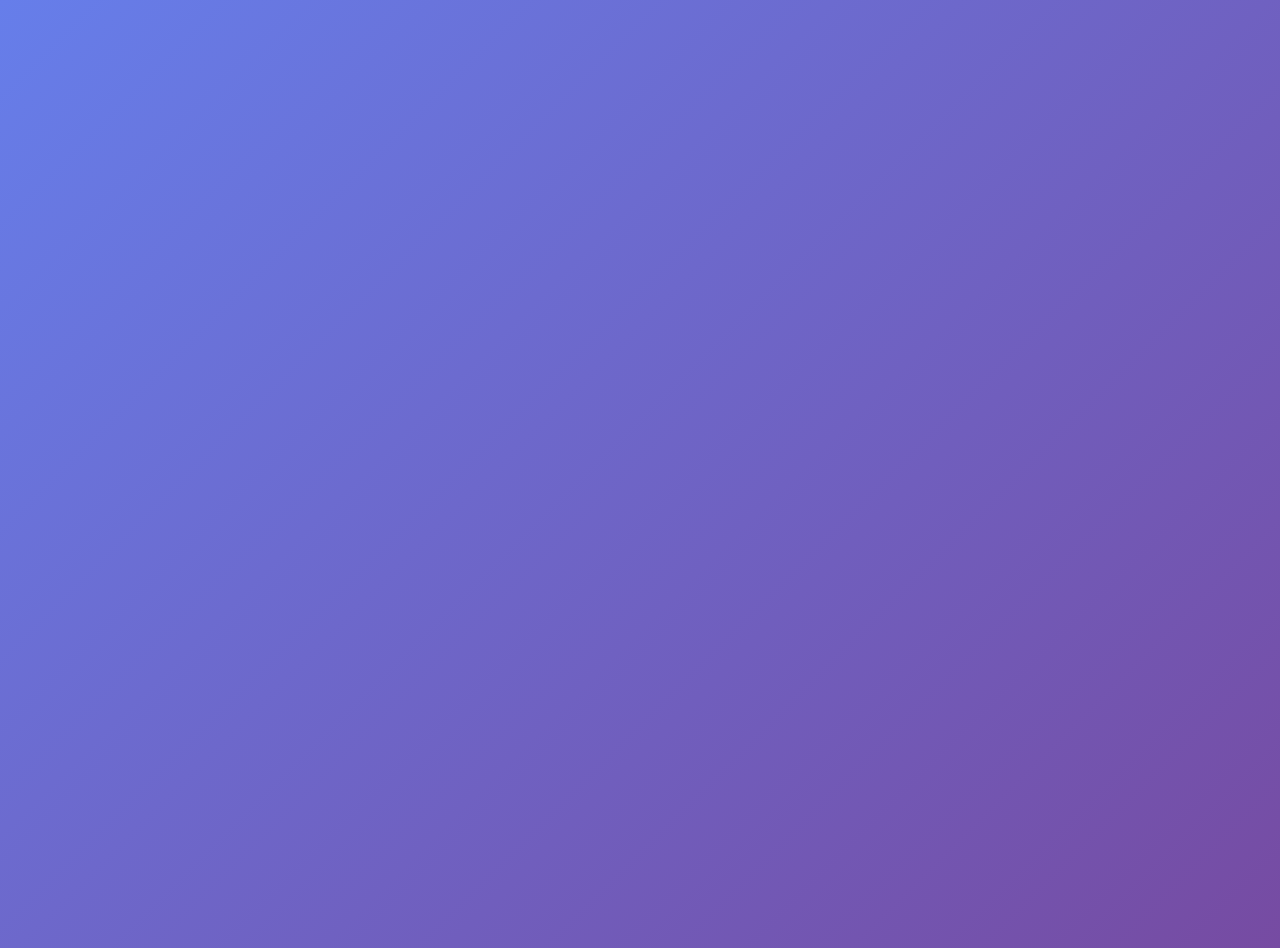
<file: config/nginx/html/index.html>
<!DOCTYPE html>
<html lang="en">
<head>
    <meta charset="UTF-8">
    <meta name="viewport" content="width=device-width, initial-scale=1.0, user-scalable=no">
    <meta name="description" content="7Gram.xyz Network Dashboard - Access all your home network services from one centralized, intelligent dashboard with real-time monitoring">
    <meta name="keywords" content="home dashboard, network services, media server, home automation, self-hosted, 7gram">
    <meta name="author" content="nuniesmith">
    <meta name="robots" content="noindex, nofollow">
    
    <!-- Accessibility and Color Scheme -->
    <meta name="color-scheme" content="light dark">
    
    <!-- Security Headers -->
    <meta http-equiv="X-Content-Type-Options" content="nosniff">
    <meta http-equiv="Referrer-Policy" content="strict-origin-when-cross-origin">
    
    <!-- PWA Meta Tags -->
    <meta name="application-name" content="7Gram Dashboard">
    <meta name="apple-mobile-web-app-capable" content="yes">
    <meta name="apple-mobile-web-app-status-bar-style" content="black-translucent">
    <meta name="apple-mobile-web-app-title" content="7Gram Dashboard">
    <meta name="mobile-web-app-capable" content="yes">
    <meta name="msapplication-TileColor" content="#667eea">
    <meta name="msapplication-tap-highlight" content="no">
    <meta name="theme-color" content="#667eea" media="(prefers-color-scheme: light)">
    <meta name="theme-color" content="#1a1a2e" media="(prefers-color-scheme: dark)">
    
    <!-- Preconnect for Performance -->
    <link rel="preconnect" href="https://fonts.googleapis.com">
    <link rel="preconnect" dns-prefetch href="https://7gram.xyz">
    <link rel="preconnect" dns-prefetch href="https://api.7gram.xyz">
    
    <!-- Icons and Manifest -->
    <link rel="manifest" href="/manifest.json">
    <link rel="icon" href="data:image/svg+xml,<svg xmlns='http://www.w3.org/2000/svg' viewBox='0 0 100 100'><text y='.9em' font-size='90'>🏠</text></svg>">
    <link rel="icon" type="image/x-icon" href="/assets/images/favicon.ico">
    <link rel="icon" type="image/png" sizes="32x32" href="/assets/images/icons/icon-32x32.png">
    <link rel="icon" type="image/png" sizes="16x16" href="/assets/images/icons/icon-16x16.png">
    <link rel="apple-touch-icon" href="/assets/images/icons/icon-192x192.png">
    
    <title>🏠 7Gram Dashboard</title>
    
    <!-- Load CSS synchronously to prevent FOUC -->
    <link rel="stylesheet" href="assets/css/main.css">
    <link rel="stylesheet" href="assets/css/components.css">
    <link rel="stylesheet" href="assets/css/themes/default.css" id="theme-stylesheet">
    
    <!-- Critical inline styles -->
    <style>
        body {
            margin: 0;
            font-family: -apple-system, BlinkMacSystemFont, 'Segoe UI', Roboto, sans-serif;
            background: linear-gradient(135deg, #667eea 0%, #764ba2 100%);
            color: #212529;
            line-height: 1.6;
            overflow-x: hidden;
        }
        
        .container {
            min-height: 100vh;
            display: flex;
            flex-direction: column;
        }
        
        .loading-container {
            display: flex;
            flex-direction: column;
            align-items: center;
            justify-content: center;
            min-height: 50vh;
            text-align: center;
        }
        
        .loading-spinner {
            position: relative;
            margin-bottom: 2rem;
        }
        
        .spinner {
            width: 60px;
            height: 60px;
            border: 4px solid rgba(255, 255, 255, 0.3);
            border-left: 4px solid #ffffff;
            border-radius: 50%;
            animation: spin 1s linear infinite;
        }
        
        @keyframes spin {
            0% { transform: rotate(0deg); }
            100% { transform: rotate(360deg); }
        }
        
        .loading-text {
            color: rgba(255, 255, 255, 0.9);
            font-size: 1.2rem;
            font-weight: 500;
            margin-bottom: 0.5rem;
        }
        
        .loading-subtext {
            color: rgba(255, 255, 255, 0.7);
            font-size: 0.9rem;
        }
        
        .error-container {
            display: none;
            flex-direction: column;
            align-items: center;
            justify-content: center;
            min-height: 50vh;
            text-align: center;
            color: rgba(255, 255, 255, 0.9);
        }
        
        .retry-button {
            background: rgba(255, 255, 255, 0.2);
            border: 2px solid rgba(255, 255, 255, 0.3);
            color: white;
            padding: 0.75rem 1.5rem;
            border-radius: 50px;
            font-size: 1rem;
            cursor: pointer;
            transition: all 0.3s ease;
            margin-top: 1rem;
        }
        
        .retry-button:hover {
            background: rgba(255, 255, 255, 0.3);
            transform: translateY(-2px);
        }

        /* Prevent FOUC */
        .dashboard-content {
            visibility: hidden;
        }
        
        .dashboard-loaded .dashboard-content {
            visibility: visible;
        }
    </style>
</head>
<body>
    <div class="container">
        <!-- Header -->
        <header id="dashboard-header" role="banner">
            <!-- Dynamic header content -->
        </header>

        <!-- Main Content -->
        <main id="main-content" role="main">
            <!-- Status Bar -->
            <div id="status-bar" class="status-bar" style="display: none;">
                <div class="status-item">
                    <span id="services-online">0</span> Online
                </div>
                <div class="status-item">
                    <span id="services-warning">0</span> Warning  
                </div>
                <div class="status-item">
                    <span id="services-offline">0</span> Offline
                </div>
                <div class="status-item">
                    Last updated: <span id="last-updated">Never</span>
                </div>
            </div>
            
            <!-- Search Container -->
            <div id="search-container" class="search-container dashboard-content" style="display: none;">
                <div class="search-wrapper">
                    <!-- FIXED: Changed id to match what searchManager expects -->
                    <input 
                        type="text" 
                        id="search" 
                        placeholder="🔍 Search services... (Ctrl+K)"
                        aria-label="Search services"
                        autocomplete="off"
                        spellcheck="false"
                    >
                    <!-- Also provide fallback ID -->
                    <input 
                        type="text" 
                        id="global-search" 
                        style="display: none;"
                        placeholder="🔍 Search services... (Ctrl+K)"
                        aria-label="Search services"
                        autocomplete="off"
                        spellcheck="false"
                    >
                    <div id="search-suggestions" class="search-suggestions" style="display: none;"></div>
                </div>
                <div id="quick-filters" class="quick-filters"></div>
            </div>
            
            <!-- Services Container -->
            <div id="services-container" aria-live="polite">
                <div class="loading-container" id="loading-container">
                    <div class="loading-spinner">
                        <div class="spinner" aria-hidden="true"></div>
                    </div>
                    <div class="loading-text">Loading 7Gram Dashboard...</div>
                    <div class="loading-subtext" id="loading-status">Initializing...</div>
                </div>
                
                <!-- Error State -->
                <div class="error-container" id="error-container">
                    <div style="font-size: 4rem;">⚠️</div>
                    <h3>Unable to Load Dashboard</h3>
                    <p id="error-message">Something went wrong while loading your services.</p>
                    <button class="retry-button" onclick="location.reload()">
                        🔄 Retry
                    </button>
                </div>
            </div>
        </main>

        <!-- Footer -->
        <footer id="dashboard-footer" role="contentinfo" class="dashboard-content">
            <!-- Dynamic footer content -->
        </footer>
    </div>

    <!-- Fallback Dashboard (if modules fail) -->
    <script>
        // Fallback timeout to prevent infinite loading
        let fallbackTimeout = setTimeout(() => {
            console.warn('⚠️ Fallback activated: Modules took too long to load');
            showFallbackDashboard();
        }, 15000); // 15 second timeout

        function clearFallbackTimeout() {
            if (fallbackTimeout) {
                clearTimeout(fallbackTimeout);
                fallbackTimeout = null;
            }
        }

        function updateLoadingStatus(message) {
            const statusEl = document.getElementById('loading-status');
            if (statusEl) {
                statusEl.textContent = message;
            }
        }

        function showFallbackDashboard() {
            clearFallbackTimeout();
            const container = document.getElementById('services-container');
            if (container) {
                container.innerHTML = `
                    <div style="text-align: center; padding: 2rem; color: rgba(255,255,255,0.9);">
                        <h2>🌐 7Gram Dashboard</h2>
                        <p>Fallback mode activated. Some features may be limited.</p>
                        <div style="display: grid; grid-template-columns: repeat(auto-fit, minmax(250px, 1fr)); gap: 1rem; margin-top: 2rem;">
                            <div style="background: rgba(255,255,255,0.1); padding: 1.5rem; border-radius: 12px; backdrop-filter: blur(10px); border: 1px solid rgba(255,255,255,0.2);">
                                <h3>🎬 Media Services</h3>
                                <p>Emby, Jellyfin, Plex</p>
                                <a href="https://emby.7gram.xyz" target="_blank" style="color: white; text-decoration: none; background: rgba(255,255,255,0.2); padding: 0.5rem 1rem; border-radius: 20px; display: inline-block; margin-top: 1rem;">Open Emby</a>
                            </div>
                            <div style="background: rgba(255,255,255,0.1); padding: 1.5rem; border-radius: 12px; backdrop-filter: blur(10px); border: 1px solid rgba(255,255,255,0.2);">
                                <h3>🤖 AI Services</h3>
                                <p>Open WebUI, Ollama</p>
                                <a href="https://ai.7gram.xyz" target="_blank" style="color: white; text-decoration: none; background: rgba(255,255,255,0.2); padding: 0.5rem 1rem; border-radius: 20px; display: inline-block; margin-top: 1rem;">Open AI</a>
                            </div>
                            <div style="background: rgba(255,255,255,0.1); padding: 1.5rem; border-radius: 12px; backdrop-filter: blur(10px); border: 1px solid rgba(255,255,255,0.2);">
                                <h3>🏠 Home Services</h3>
                                <p>Home Assistant, Pi-hole</p>
                                <a href="https://home.7gram.xyz" target="_blank" style="color: white; text-decoration: none; background: rgba(255,255,255,0.2); padding: 0.5rem 1rem; border-radius: 20px; display: inline-block; margin-top: 1rem;">Open Home</a>
                            </div>
                        </div>
                        <div style="margin-top: 2rem;">
                            <button onclick="location.reload()" style="background: rgba(255,255,255,0.2); border: none; color: white; padding: 0.75rem 1.5rem; border-radius: 25px; cursor: pointer; font-size: 1rem;">
                                🔄 Try Again
                            </button>
                        </div>
                    </div>
                `;
            }
            document.body.classList.add('dashboard-loaded');
        }

        function hideLoading() {
            const loadingContainer = document.getElementById('loading-container');
            if (loadingContainer) {
                loadingContainer.style.display = 'none';
            }
            document.body.classList.add('dashboard-loaded');
        }

        function showError(message, details = null) {
            clearFallbackTimeout();
            const loadingContainer = document.getElementById('loading-container');
            const errorContainer = document.getElementById('error-container');
            const errorMessage = document.getElementById('error-message');
            
            if (loadingContainer) loadingContainer.style.display = 'none';
            if (errorContainer) errorContainer.style.display = 'flex';
            if (errorMessage) {
                errorMessage.textContent = message;
                if (details) {
                    const detailsEl = document.createElement('details');
                    detailsEl.innerHTML = `
                        <summary style="cursor: pointer; margin-bottom: 0.5rem;">Technical Details</summary>
                        <pre style="text-align: left; font-size: 0.8rem; margin-top: 0.5rem; white-space: pre-wrap;">${details}</pre>
                    `;
                    errorMessage.appendChild(detailsEl);
                }
            }
            console.error('Dashboard Error:', message, details);
        }
    </script>

    <!-- Load modules with better error handling -->
    <script>
        // Update loading status
        updateLoadingStatus('Loading JavaScript modules...');

        // Load modules sequentially with fallbacks
        async function loadDashboard() {
            try {
                // Try to load main.js first (most important)
                updateLoadingStatus('Loading main module...');
                const mainScript = document.createElement('script');
                mainScript.src = './assets/js/main.js';
                mainScript.type = 'module';
                
                await new Promise((resolve, reject) => {
                    mainScript.onload = resolve;
                    mainScript.onerror = reject;
                    document.head.appendChild(mainScript);
                });
                
                console.log('✅ Main module loaded');
                
                // Load other modules
                const modules = [
                    { name: 'serviceLoader', path: './assets/js/modules/serviceLoader.js' },
                    { name: 'searchManager', path: './assets/js/modules/searchManager.js' },
                    { name: 'themeManager', path: './assets/js/modules/themeManager.js' },
                    { name: 'componentLoader', path: './assets/js/modules/componentLoader.js' },
                    { name: 'healthChecker', path: './assets/js/modules/healthChecker.js' }
                ];
                
                for (const module of modules) {
                    try {
                        updateLoadingStatus(`Loading ${module.name}...`);
                        const script = document.createElement('script');
                        script.src = module.path;
                        script.type = 'module';
                        
                        await new Promise((resolve, reject) => {
                            script.onload = resolve;
                            script.onerror = reject;
                            document.head.appendChild(script);
                        });
                        
                        console.log(`✅ ${module.name} module loaded`);
                    } catch (error) {
                        console.warn(`⚠️ Failed to load ${module.name}:`, error);
                        // Continue loading other modules
                    }
                }
                
                updateLoadingStatus('Finalizing...');
                
                // Give modules time to initialize
                setTimeout(() => {
                    clearFallbackTimeout();
                    hideLoading();
                    console.log('✅ Dashboard loading complete');
                }, 1000);
                
            } catch (error) {
                console.error('❌ Failed to load dashboard:', error);
                showError('Failed to load dashboard modules. Using fallback mode.');
                setTimeout(showFallbackDashboard, 2000);
            }
        }

        // Start loading when DOM is ready
        if (document.readyState === 'loading') {
            document.addEventListener('DOMContentLoaded', loadDashboard);
        } else {
            loadDashboard();
        }

        // Global error handling
        window.addEventListener('error', (event) => {
            console.error('❌ Global error:', event.error);
        });

        window.addEventListener('unhandledrejection', (event) => {
            console.error('❌ Unhandled promise rejection:', event.reason);
        });
    </script>

    <!-- Service Worker (simplified) -->
    <script>
        if ('serviceWorker' in navigator) {
            navigator.serviceWorker.register('/sw.js')
                .then(reg => console.log('✅ Service Worker registered'))
                .catch(err => console.warn('⚠️ Service Worker registration failed:', err));
        }
    </script>
</body>
</html>
</file>
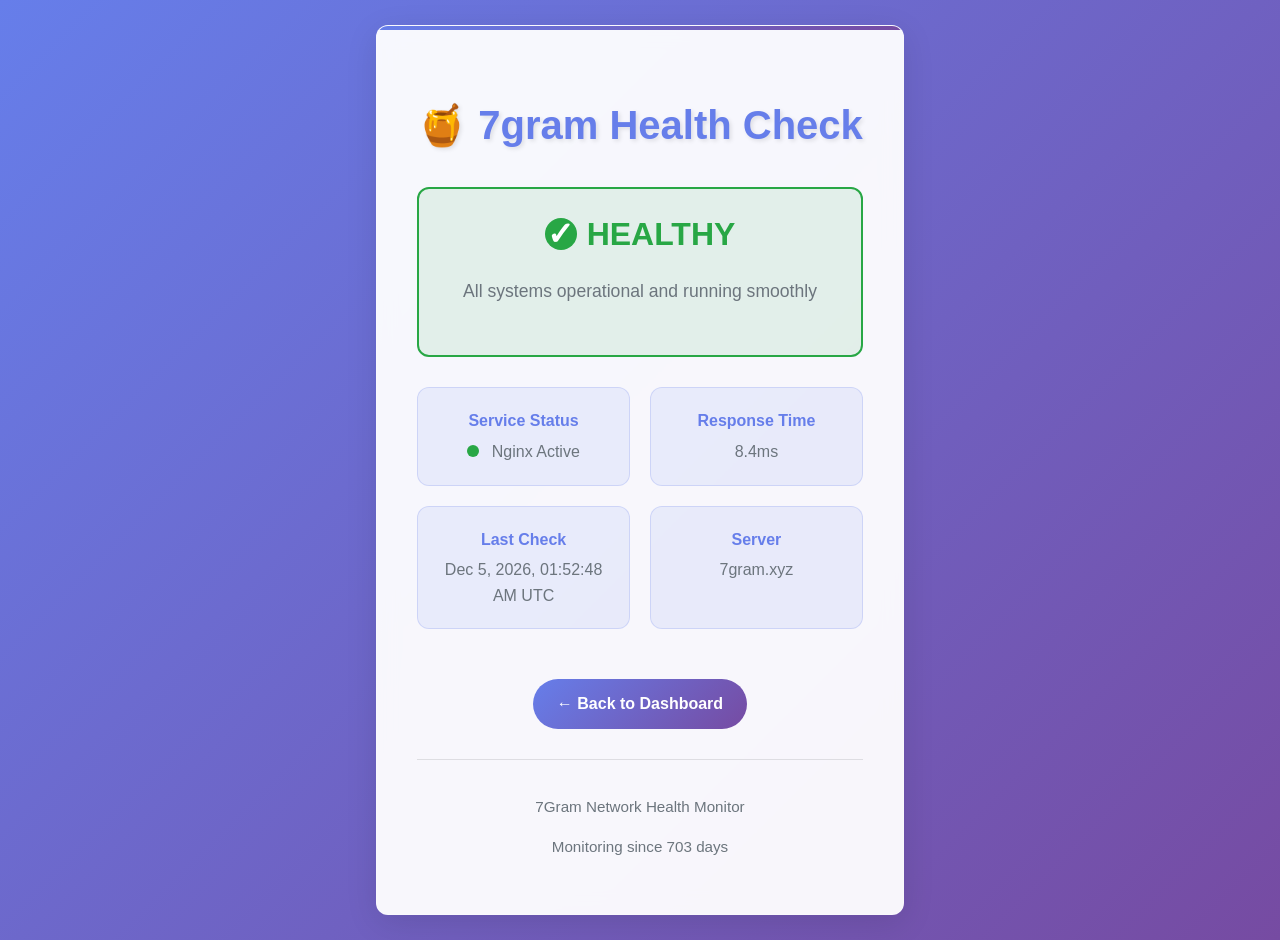
<file: config/nginx/html/health/index.html>
<!DOCTYPE html>
<html lang="en">
<head>
    <meta charset="UTF-8">
    <meta name="viewport" content="width=device-width, initial-scale=1.0">
    <title>7gram - Health Check</title>
    <style>
        :root {
            --primary-color: #667eea;
            --secondary-color: #764ba2;
            --accent-color: #ff006e;
            --success-color: #28a745;
            --background-color: #f8f9fa;
            --card-color: #ffffff;
            --text-color: #212529;
            --border-radius: 12px;
            --box-shadow: 0 8px 32px rgba(0, 0, 0, 0.1);
        }

        body {
            font-family: -apple-system, BlinkMacSystemFont, 'Segoe UI', Roboto, sans-serif;
            background: linear-gradient(135deg, var(--primary-color) 0%, var(--secondary-color) 100%);
            color: var(--text-color);
            margin: 0;
            padding: 20px;
            line-height: 1.6;
            text-align: center;
            display: flex;
            flex-direction: column;
            justify-content: center;
            min-height: 100vh;
        }

        .container {
            max-width: 600px;
            margin: 0 auto;
            background: rgba(255, 255, 255, 0.95);
            border-radius: var(--border-radius);
            box-shadow: var(--box-shadow);
            backdrop-filter: blur(10px);
            border: 1px solid rgba(255, 255, 255, 0.2);
            padding: 40px;
            position: relative;
            overflow: hidden;
        }

        .container::before {
            content: '';
            position: absolute;
            top: 0;
            left: 0;
            right: 0;
            height: 4px;
            background: linear-gradient(90deg, var(--primary-color), var(--secondary-color));
        }

        h1 {
            color: var(--primary-color);
            margin-bottom: 30px;
            font-size: 2.5rem;
            font-weight: 700;
            text-shadow: 2px 2px 4px rgba(0, 0, 0, 0.1);
        }

        .status-container {
            margin: 30px 0;
            padding: 20px;
            background: rgba(40, 167, 69, 0.1);
            border-radius: var(--border-radius);
            border: 2px solid var(--success-color);
        }

        .status {
            font-size: 2rem;
            color: var(--success-color);
            font-weight: bold;
            margin-bottom: 10px;
            display: flex;
            align-items: center;
            justify-content: center;
            gap: 10px;
        }

        .status-icon {
            width: 32px;
            height: 32px;
            background: var(--success-color);
            border-radius: 50%;
            display: inline-flex;
            align-items: center;
            justify-content: center;
            color: white;
            font-weight: bold;
        }

        .details {
            color: #6c757d;
            margin-bottom: 30px;
            font-size: 1.1rem;
        }

        .info-grid {
            display: grid;
            grid-template-columns: repeat(auto-fit, minmax(200px, 1fr));
            gap: 20px;
            margin: 30px 0;
        }

        .info-item {
            background: rgba(102, 126, 234, 0.1);
            padding: 20px;
            border-radius: var(--border-radius);
            border: 1px solid rgba(102, 126, 234, 0.2);
        }

        .info-label {
            font-weight: 600;
            color: var(--primary-color);
            margin-bottom: 5px;
        }

        .info-value {
            color: #6c757d;
        }

        .uptime-indicator {
            display: inline-block;
            width: 12px;
            height: 12px;
            background: var(--success-color);
            border-radius: 50%;
            margin-right: 8px;
            animation: pulse 2s infinite;
        }

        @keyframes pulse {
            0% { opacity: 1; }
            50% { opacity: 0.5; }
            100% { opacity: 1; }
        }

        footer {
            margin-top: 30px;
            color: #6c757d;
            font-size: 0.95rem;
            border-top: 1px solid rgba(0, 0, 0, 0.1);
            padding-top: 20px;
        }

        .back-link {
            display: inline-block;
            margin-top: 20px;
            padding: 12px 24px;
            background: linear-gradient(135deg, var(--primary-color), var(--secondary-color));
            color: white;
            text-decoration: none;
            border-radius: 50px;
            font-weight: 600;
            transition: all 0.3s ease;
        }

        .back-link:hover {
            transform: translateY(-2px);
            box-shadow: 0 8px 20px rgba(102, 126, 234, 0.4);
        }

        @media (max-width: 768px) {
            .container {
                padding: 30px 20px;
            }
            
            h1 {
                font-size: 2rem;
            }
            
            .status {
                font-size: 1.5rem;
            }
            
            .info-grid {
                grid-template-columns: 1fr;
            }
        }
    </style>
</head>
<body>
    <div class="container">
        <h1>🍯 7gram Health Check</h1>
        
        <div class="status-container">
            <div class="status">
                <span class="status-icon">✓</span>
                <span>HEALTHY</span>
            </div>
            <p class="details">All systems operational and running smoothly</p>
        </div>

        <div class="info-grid">
            <div class="info-item">
                <div class="info-label">Service Status</div>
                <div class="info-value">
                    <span class="uptime-indicator"></span>
                    Nginx Active
                </div>
            </div>
            <div class="info-item">
                <div class="info-label">Response Time</div>
                <div class="info-value" id="response-time">< 1ms</div>
            </div>
            <div class="info-item">
                <div class="info-label">Last Check</div>
                <div class="info-value" id="timestamp">Loading...</div>
            </div>
            <div class="info-item">
                <div class="info-label">Server</div>
                <div class="info-value">7gram.xyz</div>
            </div>
        </div>

        <a href="/" class="back-link">← Back to Dashboard</a>

        <footer>
            <p>7Gram Network Health Monitor</p>
            <p>Monitoring since <span id="uptime"></span></p>
        </footer>
    </div>

    <script>
        /* Set human-readable timestamps */
        function updateTimestamp() {
            const now = new Date();
            const options = { 
                year: 'numeric', 
                month: 'short', 
                day: 'numeric', 
                hour: '2-digit', 
                minute: '2-digit', 
                second: '2-digit',
                timeZoneName: 'short'
            };
            
            document.getElementById('timestamp').textContent = now.toLocaleDateString('en-US', options);
        }

        /* Calculate uptime display */
        function updateUptime() {
            const startDate = new Date('2025-01-01'); // Adjust this to your actual start date
            const now = new Date();
            const diffTime = Math.abs(now - startDate);
            const diffDays = Math.floor(diffTime / (1000 * 60 * 60 * 24));
            
            document.getElementById('uptime').textContent = `${diffDays} days`;
        }

        /* Simulate response time measurement */
        function measureResponseTime() {
            const start = performance.now();
            // Simulate a quick operation
            setTimeout(() => {
                const responseTime = (performance.now() - start).toFixed(1);
                document.getElementById('response-time').textContent = `${responseTime}ms`;
            }, Math.random() * 10); // Random delay up to 10ms
        }

        /* Initialize everything when page loads */
        document.addEventListener('DOMContentLoaded', function() {
            updateTimestamp();
            updateUptime();
            measureResponseTime();
            
            /* Update timestamp every 30 seconds */
            setInterval(updateTimestamp, 30000);
        });
    </script>
</body>
</html>
</file>
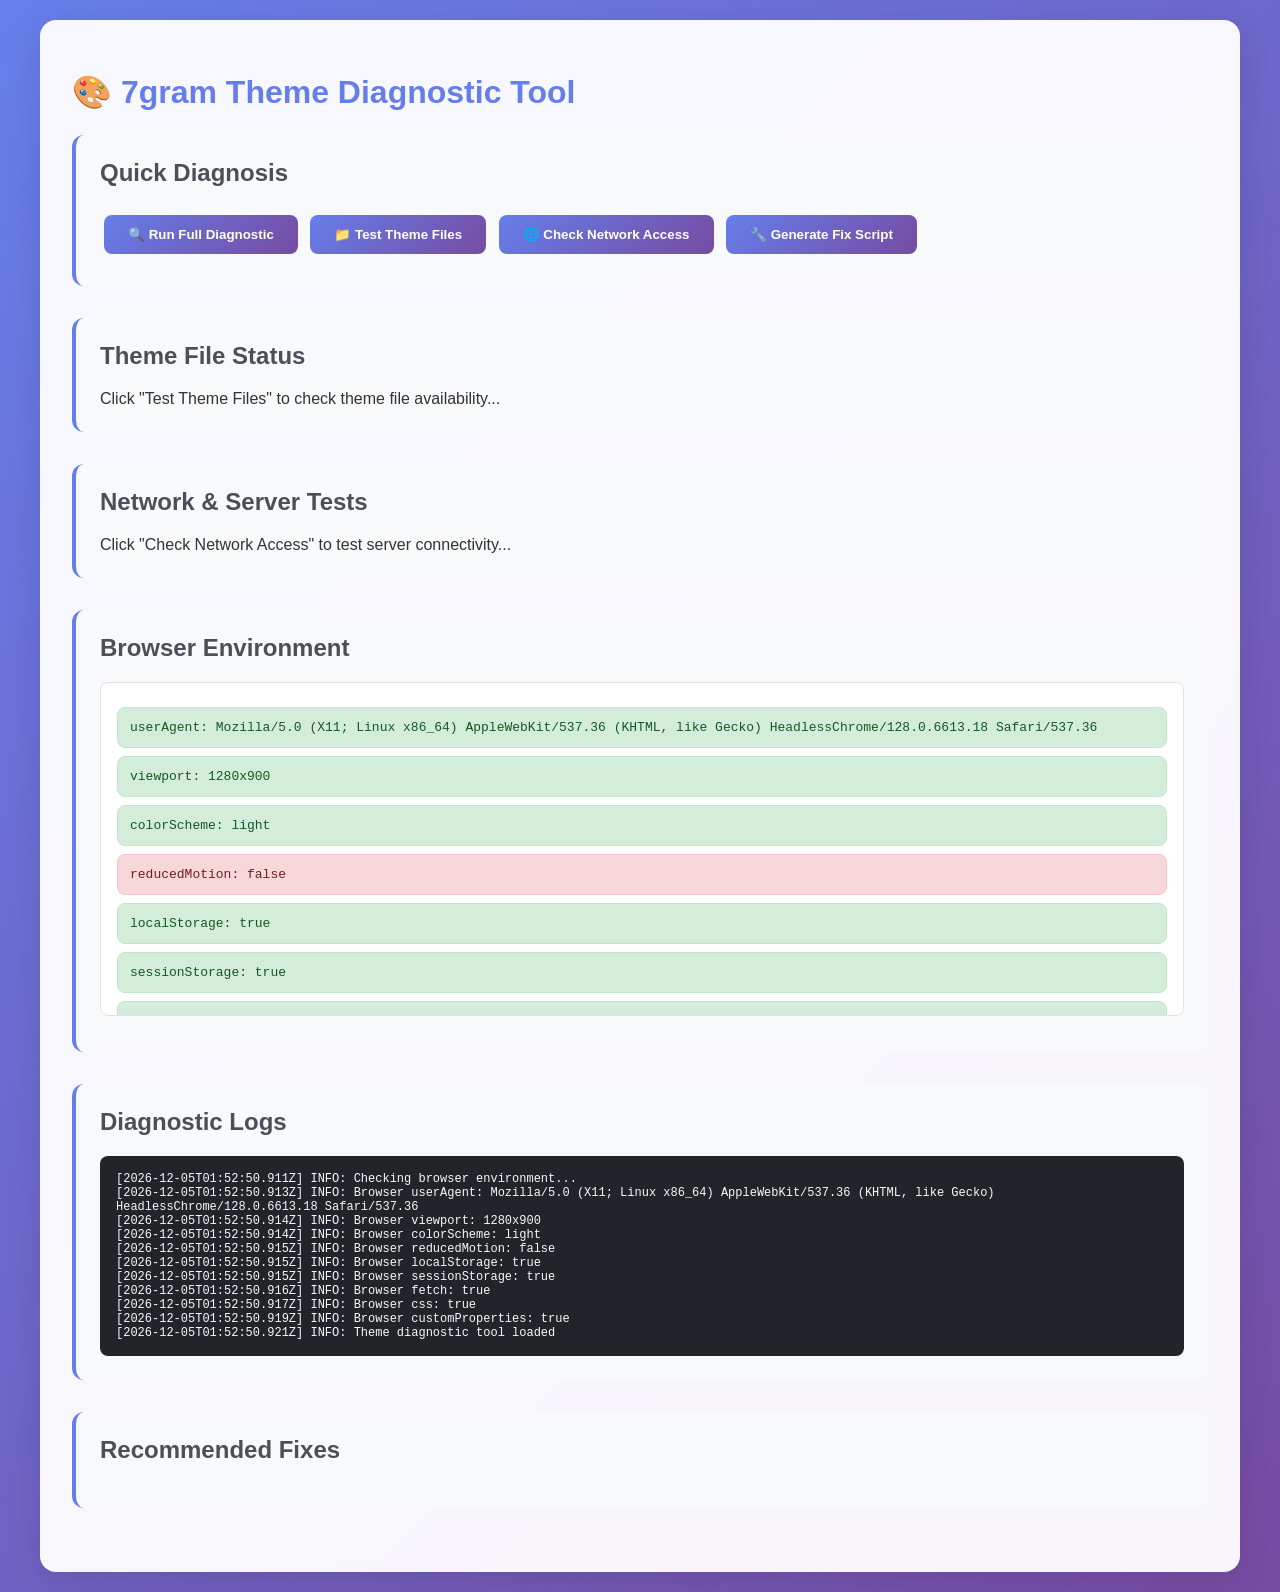
<file: config/nginx/html/theme-debug.html>
<!DOCTYPE html>
<html lang="en">
<head>
    <meta charset="UTF-8">
    <meta name="viewport" content="width=device-width, initial-scale=1.0">
    <title>7gram Theme Diagnostic Tool</title>
    <style>
        body {
            font-family: -apple-system, BlinkMacSystemFont, 'Segoe UI', Roboto, sans-serif;
            max-width: 1200px;
            margin: 0 auto;
            padding: 20px;
            background: linear-gradient(135deg, #667eea 0%, #764ba2 100%);
            color: #333;
            min-height: 100vh;
        }
        
        .container {
            background: rgba(255, 255, 255, 0.95);
            border-radius: 16px;
            padding: 32px;
            box-shadow: 0 8px 32px rgba(0, 0, 0, 0.1);
            backdrop-filter: blur(10px);
        }
        
        h1 {
            color: #667eea;
            margin-bottom: 24px;
        }
        
        .section {
            margin-bottom: 32px;
            padding: 24px;
            background: #f8f9fa;
            border-radius: 12px;
            border-left: 4px solid #667eea;
        }
        
        .section h2 {
            color: #495057;
            margin-top: 0;
        }
        
        .test-result {
            padding: 12px;
            margin: 8px 0;
            border-radius: 8px;
            font-family: monospace;
        }
        
        .success {
            background: #d4edda;
            color: #155724;
            border: 1px solid #c3e6cb;
        }
        
        .error {
            background: #f8d7da;
            color: #721c24;
            border: 1px solid #f5c6cb;
        }
        
        .warning {
            background: #fff3cd;
            color: #856404;
            border: 1px solid #ffeaa7;
        }
        
        button {
            background: linear-gradient(135deg, #667eea, #764ba2);
            color: white;
            border: none;
            padding: 12px 24px;
            border-radius: 8px;
            cursor: pointer;
            font-weight: 600;
            margin: 8px 4px;
            transition: all 0.3s ease;
        }
        
        button:hover {
            transform: translateY(-2px);
            box-shadow: 0 4px 12px rgba(102, 126, 234, 0.4);
        }
        
        .file-list {
            background: white;
            border: 1px solid #dee2e6;
            border-radius: 8px;
            padding: 16px;
            margin: 12px 0;
            max-height: 300px;
            overflow-y: auto;
        }
        
        .file-item {
            padding: 8px;
            margin: 4px 0;
            border-radius: 4px;
            font-family: monospace;
            font-size: 14px;
        }
        
        .file-exists {
            background: #d4edda;
            color: #155724;
        }
        
        .file-missing {
            background: #f8d7da;
            color: #721c24;
        }
        
        .logs {
            background: #212529;
            color: #f8f9fa;
            border-radius: 8px;
            padding: 16px;
            font-family: monospace;
            font-size: 12px;
            max-height: 400px;
            overflow-y: auto;
            white-space: pre-wrap;
        }
    </style>
</head>
<body>
    <div class="container">
        <h1>🎨 7gram Theme Diagnostic Tool</h1>
        
        <div class="section">
            <h2>Quick Diagnosis</h2>
            <button onclick="runFullDiagnostic()">🔍 Run Full Diagnostic</button>
            <button onclick="testThemeFiles()">📁 Test Theme Files</button>
            <button onclick="checkNetworkAccess()">🌐 Check Network Access</button>
            <button onclick="generateFixScript()">🔧 Generate Fix Script</button>
            <div id="quick-results"></div>
        </div>
        
        <div class="section">
            <h2>Theme File Status</h2>
            <div id="file-status">Click "Test Theme Files" to check theme file availability...</div>
        </div>
        
        <div class="section">
            <h2>Network & Server Tests</h2>
            <div id="network-status">Click "Check Network Access" to test server connectivity...</div>
        </div>
        
        <div class="section">
            <h2>Browser Environment</h2>
            <div id="browser-info"></div>
        </div>
        
        <div class="section">
            <h2>Diagnostic Logs</h2>
            <div class="logs" id="diagnostic-logs">Diagnostic logs will appear here...</div>
        </div>
        
        <div class="section">
            <h2>Recommended Fixes</h2>
            <div id="recommendations"></div>
        </div>
    </div>

    <script>
        let diagnosticLogs = [];
        
        function log(message, type = 'info') {
            const timestamp = new Date().toISOString();
            const logEntry = `[${timestamp}] ${type.toUpperCase()}: ${message}`;
            diagnosticLogs.push(logEntry);
            
            const logsElement = document.getElementById('diagnostic-logs');
            logsElement.textContent = diagnosticLogs.join('\n');
            logsElement.scrollTop = logsElement.scrollHeight;
        }
        
        async function runFullDiagnostic() {
            log('Starting full diagnostic...');
            
            const results = document.getElementById('quick-results');
            results.innerHTML = '<div class="warning">Running diagnostic tests...</div>';
            
            // Clear previous results
            diagnosticLogs = [];
            
            // Run all tests
            await checkBrowserEnvironment();
            await testThemeFiles();
            await checkNetworkAccess();
            await testThemeManager();
            
            results.innerHTML = '<div class="success">✅ Full diagnostic completed. Check sections below for details.</div>';
            generateRecommendations();
            
            log('Full diagnostic completed');
        }
        
        async function checkBrowserEnvironment() {
            log('Checking browser environment...');
            
            const info = {
                userAgent: navigator.userAgent,
                viewport: `${window.innerWidth}x${window.innerHeight}`,
                colorScheme: window.matchMedia('(prefers-color-scheme: dark)').matches ? 'dark' : 'light',
                reducedMotion: window.matchMedia('(prefers-reduced-motion: reduce)').matches,
                localStorage: !!window.localStorage,
                sessionStorage: !!window.sessionStorage,
                fetch: !!window.fetch,
                css: !!window.CSS,
                customProperties: CSS.supports && CSS.supports('color', 'var(--test)')
            };
            
            let html = '<div class="file-list">';
            for (const [key, value] of Object.entries(info)) {
                const status = value ? 'success' : 'error';
                html += `<div class="test-result ${status}">${key}: ${value}</div>`;
                log(`Browser ${key}: ${value}`);
            }
            html += '</div>';
            
            document.getElementById('browser-info').innerHTML = html;
        }
        
        async function testThemeFiles() {
            log('Testing theme file availability...');
            
            const themeFiles = [
                'assets/css/themes/default.css',
                'assets/css/themes/dark.css',
                'assets/css/themes/compact.css',
                'assets/css/themes/high-contrast.css',
                'assets/css/main.css',
                'assets/css/components.css',
                'config/themes.json'
            ];
            
            const results = [];
            
            for (const file of themeFiles) {
                try {
                    log(`Testing file: ${file}`);
                    const response = await fetch(file, { method: 'HEAD' });
                    const status = response.ok ? 'exists' : 'missing';
                    results.push({ file, status, statusCode: response.status });
                    log(`File ${file}: ${status} (${response.status})`);
                } catch (error) {
                    results.push({ file, status: 'error', error: error.message });
                    log(`File ${file}: error - ${error.message}`, 'error');
                }
            }
            
            let html = '<div class="file-list">';
            results.forEach(result => {
                const cssClass = result.status === 'exists' ? 'file-exists' : 'file-missing';
                const icon = result.status === 'exists' ? '✅' : '❌';
                const details = result.statusCode ? `(${result.statusCode})` : (result.error || '');
                html += `<div class="file-item ${cssClass}">${icon} ${result.file} ${details}</div>`;
            });
            html += '</div>';
            
            document.getElementById('file-status').innerHTML = html;
            
            // Check for missing files
            const missingFiles = results.filter(r => r.status !== 'exists');
            if (missingFiles.length > 0) {
                log(`Found ${missingFiles.length} missing or inaccessible theme files`, 'warning');
            }
        }
        
        async function checkNetworkAccess() {
            log('Checking network access and server connectivity...');
            
            const tests = [
                { name: 'Same-origin assets', url: window.location.origin + '/assets/css/main.css' },
                { name: 'Config directory', url: window.location.origin + '/config/' },
                { name: 'Theme directory', url: window.location.origin + '/assets/css/themes/' },
                { name: 'API endpoint', url: window.location.origin + '/api/dynamic-services' }
            ];
            
            const results = [];
            
            for (const test of tests) {
                try {
                    log(`Testing ${test.name}: ${test.url}`);
                    const start = performance.now();
                    const response = await fetch(test.url, { method: 'HEAD' });
                    const duration = Math.round(performance.now() - start);
                    
                    results.push({
                        name: test.name,
                        status: response.ok ? 'success' : 'error',
                        statusCode: response.status,
                        duration: duration
                    });
                    
                    log(`${test.name}: ${response.status} (${duration}ms)`);
                } catch (error) {
                    results.push({
                        name: test.name,
                        status: 'error',
                        error: error.message
                    });
                    log(`${test.name}: error - ${error.message}`, 'error');
                }
            }
            
            let html = '<div class="file-list">';
            results.forEach(result => {
                const cssClass = result.status === 'success' ? 'success' : 'error';
                const icon = result.status === 'success' ? '✅' : '❌';
                const details = result.statusCode 
                    ? `${result.statusCode} (${result.duration}ms)` 
                    : (result.error || '');
                html += `<div class="test-result ${cssClass}">${icon} ${result.name}: ${details}</div>`;
            });
            html += '</div>';
            
            document.getElementById('network-status').innerHTML = html;
        }
        
        async function testThemeManager() {
            log('Testing theme manager functionality...');
            
            // Test if theme manager exists and is functional
            const tests = [
                { name: 'CSS Custom Properties Support', test: () => CSS.supports('color', 'var(--test)') },
                { name: 'CSS Grid Support', test: () => CSS.supports('display', 'grid') },
                { name: 'CSS Backdrop Filter Support', test: () => CSS.supports('backdrop-filter', 'blur(10px)') },
                { name: 'CSS Gradients Support', test: () => CSS.supports('background', 'linear-gradient(45deg, red, blue)') },
                { name: 'Local Storage Available', test: () => !!window.localStorage },
                { name: 'Match Media Support', test: () => !!window.matchMedia }
            ];
            
            tests.forEach(test => {
                try {
                    const result = test.test();
                    const status = result ? 'success' : 'warning';
                    log(`${test.name}: ${result ? 'supported' : 'not supported'}`, status);
                } catch (error) {
                    log(`${test.name}: error - ${error.message}`, 'error');
                }
            });
        }
        
        function generateRecommendations() {
            log('Generating recommendations...');
            
            const recommendations = [
                {
                    title: 'File Structure Check',
                    description: 'Ensure all theme CSS files exist in the correct directory structure:',
                    details: [
                        'assets/css/themes/default.css',
                        'assets/css/themes/dark.css', 
                        'assets/css/themes/compact.css',
                        'assets/css/themes/high-contrast.css'
                    ]
                },
                {
                    title: 'Server Configuration',
                    description: 'Check your web server configuration:',
                    details: [
                        'Ensure CSS files are served with correct MIME type (text/css)',
                        'Enable gzip compression for CSS files',
                        'Set proper cache headers for static assets',
                        'Check for any CSP (Content Security Policy) restrictions'
                    ]
                },
                {
                    title: 'Network Issues',
                    description: 'If files are timing out:',
                    details: [
                        'Check nginx/apache error logs',
                        'Verify filesystem permissions on CSS files',
                        'Test file access directly via browser URL',
                        'Check for firewall or proxy blocking'
                    ]
                },
                {
                    title: 'Theme Manager Fixes',
                    description: 'Theme manager improvements:',
                    details: [
                        'Implement the fixed ThemeManager code provided',
                        'Add built-in fallback theme support',
                        'Increase CSS loading timeout values',
                        'Add retry logic for failed loads'
                    ]
                }
            ];
            
            let html = '';
            recommendations.forEach(rec => {
                html += `
                    <div class="section">
                        <h3>${rec.title}</h3>
                        <p>${rec.description}</p>
                        <ul>
                            ${rec.details.map(detail => `<li>${detail}</li>`).join('')}
                        </ul>
                    </div>
                `;
            });
            
            document.getElementById('recommendations').innerHTML = html;
        }
        
        function generateFixScript() {
            log('Generating fix script...');
            
            const script = `#!/bin/bash
# 7gram Theme Fix Script
# Run this script from your 7gram dashboard root directory

echo "🔧 7gram Theme Fix Script"
echo "========================="

# Check if we're in the right directory
if [ ! -f "index.html" ]; then
    echo "❌ Error: Please run this script from your 7gram dashboard root directory"
    exit 1
fi

# Create theme directory if it doesn't exist
echo "📁 Creating theme directories..."
mkdir -p assets/css/themes
mkdir -p config

# Check file permissions
echo "🔐 Checking file permissions..."
find assets/css/themes -name "*.css" -exec chmod 644 {} \\;
find config -name "*.json" -exec chmod 644 {} \\;

# Test web server access
echo "🌐 Testing web server access..."
if command -v curl &> /dev/null; then
    echo "Testing theme file access..."
    curl -I "$(cat <<EOF | python3
import json, sys
try:
    with open('/etc/hostname', 'r') as f:
        hostname = f.read().strip()
    print(f"http://localhost/assets/css/themes/default.css")
except:
    print("http://localhost/assets/css/themes/default.css")
EOF
    )" || echo "⚠️  Could not access theme files via HTTP"
fi

# Create minimal themes.json if missing
if [ ! -f "config/themes.json" ]; then
    echo "📝 Creating minimal themes.json..."
    cat > config/themes.json << 'EOL'
{
  "themes": [
    {
      "id": "default",
      "name": "Default",
      "description": "Default 7gram theme",
      "cssFile": "assets/css/themes/default.css",
      "isDark": false
    },
    {
      "id": "dark", 
      "name": "Dark Mode",
      "description": "Dark theme for low-light environments",
      "cssFile": "assets/css/themes/dark.css",
      "isDark": true
    }
  ]
}
EOL
fi

echo "✅ Fix script completed!"
echo "Next steps:"
echo "1. Replace your themeManager.js with the fixed version"
echo "2. Ensure all CSS theme files exist and are readable"
echo "3. Restart your web server"
echo "4. Clear browser cache and test"
`;

            // Download the script
            const blob = new Blob([script], { type: 'text/plain' });
            const url = URL.createObjectURL(blob);
            const a = document.createElement('a');
            a.href = url;
            a.download = '7gram-theme-fix.sh';
            a.click();
            URL.revokeObjectURL(url);
            
            log('Fix script generated and downloaded');
        }
        
        // Run initial browser environment check
        window.addEventListener('load', () => {
            checkBrowserEnvironment();
            log('Theme diagnostic tool loaded');
        });
    </script>
</body>
</html>
</file>
<file: config/nginx/html/assets/css/main.css>
/* assets/css/main.css - Core Dashboard Styles */

/* CSS Custom Properties (Variables) */
:root {
    /* Color Palette */
    --primary-color: #667eea;
    --secondary-color: #764ba2;
    --accent-color: #ff006e;
    --success-color: #28a745;
    --warning-color: #ffc107;
    --danger-color: #dc3545;
    --info-color: #17a2b8;
    --dark-color: #343a40;
    --light-color: #f8f9fa;
    
    /* Background Colors */
    --background-primary: linear-gradient(135deg, var(--primary-color) 0%, var(--secondary-color) 100%);
    --background-card: rgba(255, 255, 255, 0.95);
    --background-overlay: rgba(255, 255, 255, 0.1);
    
    /* Text Colors */
    --text-primary: #212529;
    --text-secondary: #6c757d;
    --text-light: #ffffff;
    --text-muted: rgba(0, 0, 0, 0.6);
    
    /* Spacing */
    --spacing-xs: 4px;
    --spacing-sm: 8px;
    --spacing-md: 16px;
    --spacing-lg: 24px;
    --spacing-xl: 32px;
    --spacing-2xl: 48px;
    --spacing-3xl: 64px;
    
    /* Border Radius */
    --radius-sm: 8px;
    --radius-md: 12px;
    --radius-lg: 16px;
    --radius-xl: 20px;
    --radius-full: 50px;
    
    /* Shadows */
    --shadow-sm: 0 2px 4px rgba(0, 0, 0, 0.1);
    --shadow-md: 0 4px 8px rgba(0, 0, 0, 0.1);
    --shadow-lg: 0 8px 32px rgba(0, 0, 0, 0.1);
    --shadow-xl: 0 20px 40px rgba(0, 0, 0, 0.2);
    
    /* Transitions */
    --transition-fast: 150ms ease;
    --transition-normal: 300ms ease;
    --transition-slow: 500ms ease;
    
    /* Typography */
    --font-family-sans: -apple-system, BlinkMacSystemFont, 'Segoe UI', Roboto, sans-serif;
    --font-family-mono: 'SF Mono', 'Monaco', 'Inconsolata', 'Roboto Mono', 'Courier New', monospace;
    
    /* Font Sizes */
    --text-xs: 0.75rem;
    --text-sm: 0.875rem;
    --text-base: 1rem;
    --text-lg: 1.125rem;
    --text-xl: 1.25rem;
    --text-2xl: 1.5rem;
    --text-3xl: 1.875rem;
    --text-4xl: 2.25rem;
    --text-5xl: 3rem;
    
    /* Font Weights */
    --font-normal: 400;
    --font-medium: 500;
    --font-semibold: 600;
    --font-bold: 700;
    --font-extrabold: 800;
    
    /* Line Heights */
    --leading-tight: 1.25;
    --leading-normal: 1.5;
    --leading-relaxed: 1.625;
    
    /* Z-Index Scale */
    --z-dropdown: 1000;
    --z-sticky: 1020;
    --z-fixed: 1030;
    --z-modal-backdrop: 1040;
    --z-modal: 1050;
    --z-popover: 1060;
    --z-tooltip: 1070;
    
    /* Breakpoints (for JS) */
    --breakpoint-sm: 640px;
    --breakpoint-md: 768px;
    --breakpoint-lg: 1024px;
    --breakpoint-xl: 1280px;
    --breakpoint-2xl: 1536px;
}

/* Reset and Base Styles */
*,
*::before,
*::after {
    box-sizing: border-box;
    margin: 0;
    padding: 0;
}

html {
    scroll-behavior: smooth;
    -webkit-text-size-adjust: 100%;
}

body {
    font-family: var(--font-family-sans);
    font-size: var(--text-base);
    line-height: var(--leading-normal);
    color: var(--text-primary);
    background: var(--background-primary);
    min-height: 100vh;
    margin: 0;
    padding: var(--spacing-lg);
    -webkit-font-smoothing: antialiased;
    -moz-osx-font-smoothing: grayscale;
}

/* Theme Transition Support */
body.theme-transitioning,
body.theme-transitioning * {
    transition: background-color var(--transition-normal), 
                color var(--transition-normal),
                border-color var(--transition-normal),
                box-shadow var(--transition-normal) !important;
}

/* Container and Layout */
.container {
    max-width: 1400px;
    margin: 0 auto;
    padding: 0 var(--spacing-md);
    width: 100%;
}

/* Typography */
h1, h2, h3, h4, h5, h6 {
    font-weight: var(--font-bold);
    line-height: var(--leading-tight);
    margin-bottom: var(--spacing-md);
}

h1 {
    font-size: var(--text-5xl);
    color: var(--primary-color);
    text-shadow: 2px 2px 4px rgba(0, 0, 0, 0.1);
}

h2 {
    font-size: var(--text-3xl);
}

h3 {
    font-size: var(--text-2xl);
}

p {
    margin-bottom: var(--spacing-md);
    line-height: var(--leading-relaxed);
}

/* Links */
a {
    color: var(--primary-color);
    text-decoration: none;
    transition: color var(--transition-fast);
}

a:hover {
    color: var(--secondary-color);
}

/* Buttons */
.btn {
    display: inline-flex;
    align-items: center;
    justify-content: center;
    gap: var(--spacing-sm);
    padding: var(--spacing-md) var(--spacing-lg);
    font-family: inherit;
    font-size: var(--text-base);
    font-weight: var(--font-semibold);
    line-height: 1;
    text-decoration: none;
    border: none;
    border-radius: var(--radius-full);
    cursor: pointer;
    transition: all var(--transition-fast);
    user-select: none;
    white-space: nowrap;
    position: relative;
    overflow: hidden;
}

.btn:focus {
    outline: 2px solid var(--primary-color);
    outline-offset: 2px;
}

.btn:disabled {
    opacity: 0.5;
    cursor: not-allowed;
}

.btn-primary {
    background: linear-gradient(135deg, var(--primary-color), var(--secondary-color));
    color: var(--text-light);
}

.btn-primary:hover:not(:disabled) {
    transform: translateY(-2px);
    box-shadow: var(--shadow-lg);
}

.btn-secondary {
    background: var(--background-card);
    color: var(--primary-color);
    border: 2px solid var(--primary-color);
}

.btn-secondary:hover:not(:disabled) {
    background: var(--primary-color);
    color: var(--text-light);
}

/* Form Elements */
input, textarea, select {
    font-family: inherit;
    font-size: var(--text-base);
    line-height: var(--leading-normal);
}

.form-input {
    width: 100%;
    padding: var(--spacing-md) var(--spacing-lg);
    border: 2px solid rgba(255, 255, 255, 0.3);
    border-radius: var(--radius-full);
    background: rgba(255, 255, 255, 0.9);
    backdrop-filter: blur(10px);
    transition: all var(--transition-normal);
    outline: none;
}

.form-input:focus {
    border-color: var(--primary-color);
    box-shadow: 0 0 0 4px rgba(102, 126, 234, 0.2);
    background: white;
}

.form-input::placeholder {
    color: var(--text-secondary);
}

/* Cards */
.card {
    background: var(--background-card);
    border-radius: var(--radius-lg);
    box-shadow: var(--shadow-lg);
    padding: var(--spacing-xl);
    backdrop-filter: blur(10px);
    border: 1px solid rgba(255, 255, 255, 0.2);
    transition: all 0.4s ease;
    position: relative;
    overflow: hidden;
    display: flex;
    flex-direction: column;
    height: 100%;
}

.card::before {
    content: '';
    position: absolute;
    top: 0;
    left: 0;
    right: 0;
    height: 4px;
    background: linear-gradient(90deg, var(--primary-color), var(--secondary-color));
    transform: scaleX(0);
    transition: transform 0.4s ease;
}

.card:hover::before {
    transform: scaleX(1);
}

.card:hover {
    transform: translateY(-8px) scale(1.02);
    box-shadow: var(--shadow-xl);
}

/* Loading States */
.loading-spinner {
    display: flex;
    flex-direction: column;
    align-items: center;
    justify-content: center;
    padding: var(--spacing-3xl);
    color: var(--text-secondary);
}

.spinner {
    width: 40px;
    height: 40px;
    border: 4px solid rgba(102, 126, 234, 0.2);
    border-left-color: var(--primary-color);
    border-radius: 50%;
    animation: spin 1s linear infinite;
    margin-bottom: var(--spacing-md);
}

@keyframes spin {
    to {
        transform: rotate(360deg);
    }
}

/* Status Indicators */
.status-indicator {
    display: inline-block;
    width: 8px;
    height: 8px;
    border-radius: 50%;
    margin-right: var(--spacing-sm);
    animation: pulse 2s infinite;
}

.status-healthy {
    background-color: var(--success-color);
}

.status-warning {
    background-color: var(--warning-color);
}

.status-error {
    background-color: var(--danger-color);
}

@keyframes pulse {
    0% { opacity: 1; }
    50% { opacity: 0.5; }
    100% { opacity: 1; }
}

/* Utility Classes */
.sr-only {
    position: absolute;
    width: 1px;
    height: 1px;
    padding: 0;
    margin: -1px;
    overflow: hidden;
    clip: rect(0, 0, 0, 0);
    white-space: nowrap;
    border: 0;
}

.text-center {
    text-align: center;
}

.text-left {
    text-align: left;
}

.text-right {
    text-align: right;
}

.font-bold {
    font-weight: var(--font-bold);
}

.font-semibold {
    font-weight: var(--font-semibold);
}

.font-medium {
    font-weight: var(--font-medium);
}

.text-xs { font-size: var(--text-xs); }
.text-sm { font-size: var(--text-sm); }
.text-base { font-size: var(--text-base); }
.text-lg { font-size: var(--text-lg); }
.text-xl { font-size: var(--text-xl); }
.text-2xl { font-size: var(--text-2xl); }
.text-3xl { font-size: var(--text-3xl); }

.text-primary { color: var(--text-primary); }
.text-secondary { color: var(--text-secondary); }
.text-muted { color: var(--text-muted); }

.mb-0 { margin-bottom: 0; }
.mb-1 { margin-bottom: var(--spacing-xs); }
.mb-2 { margin-bottom: var(--spacing-sm); }
.mb-3 { margin-bottom: var(--spacing-md); }
.mb-4 { margin-bottom: var(--spacing-lg); }
.mb-5 { margin-bottom: var(--spacing-xl); }

.mt-0 { margin-top: 0; }
.mt-1 { margin-top: var(--spacing-xs); }
.mt-2 { margin-top: var(--spacing-sm); }
.mt-3 { margin-top: var(--spacing-md); }
.mt-4 { margin-top: var(--spacing-lg); }
.mt-5 { margin-top: var(--spacing-xl); }

.p-0 { padding: 0; }
.p-1 { padding: var(--spacing-xs); }
.p-2 { padding: var(--spacing-sm); }
.p-3 { padding: var(--spacing-md); }
.p-4 { padding: var(--spacing-lg); }
.p-5 { padding: var(--spacing-xl); }

.hidden { display: none !important; }
.block { display: block !important; }
.flex { display: flex !important; }
.inline-flex { display: inline-flex !important; }
.grid { display: grid !important; }

.opacity-0 { opacity: 0; }
.opacity-25 { opacity: 0.25; }
.opacity-50 { opacity: 0.5; }
.opacity-75 { opacity: 0.75; }
.opacity-100 { opacity: 1; }

/* Focus Management */
.focus\:outline-none:focus {
    outline: none;
}

.focus\:ring:focus {
    outline: 2px solid transparent;
    box-shadow: 0 0 0 3px rgba(102, 126, 234, 0.5);
}

/* Responsive Design */
@media (max-width: 768px) {
    body {
        padding: var(--spacing-sm);
    }
    
    .container {
        padding: 0 var(--spacing-sm);
    }
    
    h1 {
        font-size: var(--text-4xl);
    }
    
    .card {
        padding: var(--spacing-lg);
    }
}

@media (max-width: 480px) {
    body {
        padding: var(--spacing-xs);
    }
    
    h1 {
        font-size: var(--text-3xl);
    }
    
    .btn {
        padding: var(--spacing-sm) var(--spacing-md);
        font-size: var(--text-sm);
    }
}

/* Reduced Motion */
@media (prefers-reduced-motion: reduce) {
    *,
    *::before,
    *::after {
        animation-duration: 0.01ms !important;
        animation-iteration-count: 1 !important;
        transition-duration: 0.01ms !important;
        scroll-behavior: auto !important;
    }
    
    .card:hover {
        transform: none;
    }
    
    .btn:hover {
        transform: none;
    }
}

/* High Contrast Mode */
@media (prefers-contrast: high) {
    :root {
        --shadow-sm: 0 2px 4px rgba(0, 0, 0, 0.3);
        --shadow-md: 0 4px 8px rgba(0, 0, 0, 0.3);
        --shadow-lg: 0 8px 32px rgba(0, 0, 0, 0.3);
        --shadow-xl: 0 20px 40px rgba(0, 0, 0, 0.4);
    }
    
    .card {
        border: 2px solid var(--text-primary);
    }
    
    .btn {
        border: 2px solid currentColor;
    }
}

/* Print Styles */
@media print {
    body {
        background: white !important;
        color: black !important;
    }
    
    .card {
        background: white !important;
        box-shadow: none !important;
        border: 1px solid #ccc !important;
        break-inside: avoid;
    }
    
    .btn {
        display: none !important;
    }
}
</file>
<file: config/nginx/html/assets/css/components.css>
/* assets/css/components.css - Enhanced Dashboard Component Styles */

/* ============================================================================
   CONDITIONAL VISIBILITY CLASSES (New)
   ============================================================================ */

/* Hidden states */
.stats-hidden, 
.links-hidden, 
.meta-hidden, 
.health-hidden, 
.usage-hidden, 
.actions-hidden, 
.details-hidden, 
.filters-hidden, 
.footer-hidden,
.version-hidden, 
.export-hidden {
    display: none !important;
}

/* Visible states */
.stats-visible, 
.links-visible, 
.meta-visible,
.health-visible, 
.usage-visible, 
.details-visible, 
.filters-visible, 
.footer-visible,
.version-visible {
    display: block;
}

/* Flex display for action buttons */
.actions-visible {
    display: flex;
    gap: var(--spacing-sm, 0.5rem);
    align-items: center;
}

/* ============================================================================
   STATUS INDICATORS (Enhanced)
   ============================================================================ */

/* Status text colors */
.status-healthy, 
.status-online { 
    color: var(--success-color, #10b981); 
}

.status-warning, 
.status-degraded { 
    color: var(--warning-color, #f59e0b); 
}

.status-error, 
.status-offline { 
    color: var(--danger-color, #ef4444); 
}

.status-unknown { 
    color: var(--text-secondary, #6b7280); 
}

/* Health dot indicators */
.health-dot {
    width: 8px;
    height: 8px;
    border-radius: 50%;
    display: inline-block;
    margin-right: 0.5rem;
    transition: all var(--transition-fast, 0.2s ease);
}

.health-dot.health-healthy, 
.health-dot.health-online { 
    background: var(--success-color, #10b981);
    box-shadow: 0 0 6px rgba(16, 185, 129, 0.4);
}

.health-dot.health-warning, 
.health-dot.health-degraded { 
    background: var(--warning-color, #f59e0b);
    box-shadow: 0 0 6px rgba(245, 158, 11, 0.4);
}

.health-dot.health-error, 
.health-dot.health-offline { 
    background: var(--danger-color, #ef4444);
    box-shadow: 0 0 6px rgba(239, 68, 68, 0.4);
}

.health-dot.health-unknown { 
    background: var(--text-secondary, #6b7280);
}

/* Status dots for filters */
.status-dot {
    width: 8px;
    height: 8px;
    border-radius: 50%;
    display: inline-block;
    margin-right: 0.25rem;
    transition: all var(--transition-fast, 0.2s ease);
}

.status-dot.online { 
    background: var(--success-color, #10b981);
    box-shadow: 0 0 4px rgba(16, 185, 129, 0.3);
}
.status-dot.warning { 
    background: var(--warning-color, #f59e0b);
    box-shadow: 0 0 4px rgba(245, 158, 11, 0.3);
}
.status-dot.offline { 
    background: var(--danger-color, #ef4444);
    box-shadow: 0 0 4px rgba(239, 68, 68, 0.3);
}
.status-dot.active { 
    background: var(--primary-color, #3b82f6);
    box-shadow: 0 0 4px rgba(59, 130, 246, 0.3);
}

/* ============================================================================
   DASHBOARD HEADER (Enhanced)
   ============================================================================ */

.dashboard-header {
    text-align: center;
    margin-bottom: 40px;
    padding: 40px;
    background: var(--background-card);
    border-radius: var(--radius-xl);
    box-shadow: var(--shadow-lg);
    backdrop-filter: blur(10px);
    border: 1px solid rgba(255, 255, 255, 0.2);
    position: relative;
}

.header-content {
    display: flex;
    justify-content: space-between;
    align-items: center;
    margin-bottom: var(--spacing-lg, 1rem);
}

.header-brand {
    text-align: center;
    flex: 1;
}

.dashboard-title {
    color: var(--primary-color);
    margin: 0 0 10px 0;
    font-size: var(--text-5xl);
    font-weight: var(--font-bold);
    text-shadow: 2px 2px 4px rgba(0, 0, 0, 0.1);
    display: flex;
    align-items: center;
    justify-content: center;
    gap: var(--spacing-md, 0.75rem);
}

.brand-icon {
    font-size: 2rem;
}

.dashboard-subtitle {
    color: var(--secondary-color);
    font-size: var(--text-xl);
    margin: 0;
    font-weight: var(--font-medium);
}

.header-controls {
    display: flex;
    align-items: center;
    gap: var(--spacing-lg, 1rem);
}

.header-actions {
    display: flex;
    gap: var(--spacing-sm, 0.5rem);
}

.action-button {
    background: rgba(255, 255, 255, 0.2);
    border: 1px solid rgba(255, 255, 255, 0.3);
    border-radius: 50%;
    width: 48px;
    height: 48px;
    display: flex;
    align-items: center;
    justify-content: center;
    font-size: var(--text-lg);
    cursor: pointer;
    transition: all var(--transition-fast);
    backdrop-filter: blur(10px);
    color: var(--text-light, white);
}

.action-button:hover {
    background: rgba(255, 255, 255, 0.3);
    transform: scale(1.05);
}

/* ============================================================================
   SEARCH COMPONENT (Enhanced)
   ============================================================================ */

.search-container {
    margin: 20px 0;
    position: relative;
    max-width: 600px;
    margin-left: auto;
    margin-right: auto;
}

.search-wrapper {
    position: relative;
    display: flex;
    align-items: center;
}

.search-input {
    width: 100%;
    padding: 16px 50px 16px 24px;
    border: 2px solid rgba(255, 255, 255, 0.3);
    border-radius: var(--radius-full);
    font-size: var(--text-base);
    background: rgba(255, 255, 255, 0.9);
    backdrop-filter: blur(10px);
    transition: all var(--transition-normal);
    outline: none;
}

.search-input:focus {
    border-color: var(--primary-color);
    box-shadow: 0 0 0 4px rgba(102, 126, 234, 0.2);
    background: white;
}

.search-input::placeholder {
    color: var(--text-secondary);
}

.search-clear {
    position: absolute;
    right: 16px;
    background: none;
    border: none;
    color: var(--text-secondary);
    cursor: pointer;
    font-size: 1rem;
    width: 24px;
    height: 24px;
    display: flex;
    align-items: center;
    justify-content: center;
    border-radius: 50%;
    transition: all var(--transition-fast);
}

.search-clear:hover {
    background: rgba(0, 0, 0, 0.1);
    color: var(--text-primary);
}

.search-focused {
    transform: scale(1.02);
}

/* Search Suggestions */
.search-suggestions {
    position: absolute;
    top: 100%;
    left: 0;
    right: 0;
    background: var(--background-card);
    border-radius: var(--radius-md);
    box-shadow: var(--shadow-xl);
    backdrop-filter: blur(10px);
    border: 1px solid rgba(255, 255, 255, 0.2);
    z-index: var(--z-dropdown, 1000);
    margin-top: 8px;
    overflow: hidden;
    max-height: 300px;
    overflow-y: auto;
}

.search-suggestion {
    display: flex;
    align-items: center;
    gap: var(--spacing-md);
    padding: var(--spacing-md) var(--spacing-lg);
    cursor: pointer;
    transition: background-color var(--transition-fast);
    color: var(--text-primary);
}

.search-suggestion:hover,
.search-suggestion.active {
    background: rgba(102, 126, 234, 0.1);
}

.search-suggestion .suggestion-icon {
    font-size: var(--text-lg);
    width: 24px;
    text-align: center;
}

.search-suggestion .suggestion-text {
    flex: 1;
    font-weight: var(--font-medium);
}

.search-suggestion .suggestion-type {
    font-size: var(--text-sm);
    color: var(--text-secondary);
    text-transform: uppercase;
    letter-spacing: 0.5px;
}

/* ============================================================================
   DASHBOARD STATS (Enhanced)
   ============================================================================ */

.dashboard-stats {
    display: flex;
    justify-content: center;
    gap: var(--spacing-xl);
    margin: var(--spacing-lg) 0;
    flex-wrap: wrap;
    padding: var(--spacing-lg);
    background: rgba(255, 255, 255, 0.05);
    border-radius: var(--radius-lg);
    backdrop-filter: blur(10px);
}

.stats-container {
    display: flex;
    gap: var(--spacing-xl);
    flex-wrap: wrap;
    justify-content: center;
}

.stat-item {
    display: flex;
    flex-direction: column;
    align-items: center;
    gap: var(--spacing-xs);
    min-width: 80px;
}

.stat-number {
    font-size: var(--text-2xl);
    font-weight: var(--font-bold);
    color: var(--primary-color);
    line-height: 1;
}

.stat-label {
    font-size: var(--text-sm);
    color: var(--text-secondary);
    text-transform: uppercase;
    letter-spacing: 0.5px;
    text-align: center;
}

/* Status Bar */
.status-bar {
    background: rgba(255, 255, 255, 0.05);
    padding: var(--spacing-md);
    border-radius: var(--radius-md);
    margin-top: var(--spacing-lg);
    backdrop-filter: blur(10px);
}

.status-content {
    display: flex;
    justify-content: space-between;
    align-items: center;
    font-size: var(--text-sm);
    color: var(--text-secondary);
    flex-wrap: wrap;
    gap: var(--spacing-md);
}

.status-item {
    display: flex;
    align-items: center;
    gap: var(--spacing-sm);
}

.status-label {
    font-weight: var(--font-medium);
}

/* ============================================================================
   CATEGORY COMPONENT (Enhanced)
   ============================================================================ */

.category-section {
    margin-bottom: 60px;
}

.category-header {
    display: flex;
    justify-content: space-between;
    align-items: center;
    margin-bottom: var(--spacing-lg);
    flex-wrap: wrap;
    gap: var(--spacing-md);
}

.category-title-section {
    flex: 1;
}

.category-title {
    color: var(--text-light);
    background: linear-gradient(135deg, var(--primary-color), var(--secondary-color));
    padding: 16px 24px;
    margin: 0 0 var(--spacing-sm) 0;
    font-size: var(--text-3xl);
    font-weight: var(--font-bold);
    border-radius: var(--radius-md);
    text-align: center;
    box-shadow: var(--shadow-md);
    text-shadow: 1px 1px 2px rgba(0, 0, 0, 0.3);
    cursor: pointer;
    transition: all var(--transition-fast);
    user-select: none;
    display: flex;
    align-items: center;
    justify-content: center;
    gap: var(--spacing-md);
}

.category-title:hover {
    transform: translateY(-2px);
    box-shadow: var(--shadow-lg);
}

.category-title.collapsed {
    opacity: 0.7;
}

.category-icon {
    font-size: 1.25rem;
}

.category-count {
    font-size: 1rem;
    opacity: 0.8;
    font-weight: var(--font-medium);
}

.category-description {
    color: var(--text-secondary);
    font-size: var(--text-base);
    margin: 0;
    text-align: center;
}

.category-controls {
    display: flex;
    align-items: center;
    gap: var(--spacing-lg);
}

.category-actions {
    display: flex;
    gap: var(--spacing-sm);
}

.category-filter-btn,
.category-sort-btn,
.category-toggle-btn {
    background: rgba(255, 255, 255, 0.2);
    border: 1px solid rgba(255, 255, 255, 0.3);
    color: var(--text-light, white);
    width: 36px;
    height: 36px;
    border-radius: 50%;
    display: flex;
    align-items: center;
    justify-content: center;
    cursor: pointer;
    transition: all var(--transition-fast);
    backdrop-filter: blur(10px);
}

.category-filter-btn:hover,
.category-sort-btn:hover,
.category-toggle-btn:hover {
    background: rgba(255, 255, 255, 0.3);
    transform: scale(1.05);
}

.category-status {
    display: flex;
    align-items: center;
    gap: var(--spacing-md);
}

.status-summary {
    display: flex;
    gap: var(--spacing-sm);
}

.status-count {
    background: rgba(255, 255, 255, 0.1);
    padding: 0.25rem 0.5rem;
    border-radius: 12px;
    font-size: var(--text-xs);
    font-weight: var(--font-semibold);
    min-width: 24px;
    text-align: center;
    backdrop-filter: blur(10px);
}

.category-health {
    display: flex;
    align-items: center;
    gap: var(--spacing-sm);
    font-size: var(--text-xs);
    color: var(--text-secondary);
}

.health-bar {
    width: 40px;
    height: 4px;
    background: rgba(255, 255, 255, 0.2);
    border-radius: 2px;
    overflow: hidden;
}

.health-fill {
    height: 100%;
    background: var(--success-color, #10b981);
    transition: width var(--transition-normal);
}

/* Category theme colors */
.category-title.media {
    background: linear-gradient(135deg, var(--primary-color), var(--secondary-color));
}

.category-title.ai {
    background: linear-gradient(135deg, #00d9ff, #0099cc);
}

.category-title.admin {
    background: linear-gradient(135deg, #ff6b6b, #ee5a52);
}

.category-title.system {
    background: linear-gradient(135deg, #ffa726, #ff8a65);
}

.category-title.games {
    background: linear-gradient(135deg, #9c27b0, #673ab7);
}

/* ============================================================================
   CATEGORY FILTERS (New)
   ============================================================================ */

.category-filters {
    display: flex;
    justify-content: space-between;
    align-items: center;
    margin-bottom: var(--spacing-lg);
    padding: var(--spacing-md);
    background: rgba(255, 255, 255, 0.05);
    border-radius: var(--radius-md);
    backdrop-filter: blur(10px);
    flex-wrap: wrap;
    gap: var(--spacing-md);
}

.filter-options {
    display: flex;
    gap: var(--spacing-sm);
    flex-wrap: wrap;
}

.filter-option {
    background: rgba(255, 255, 255, 0.1);
    border: 1px solid rgba(255, 255, 255, 0.2);
    color: var(--text-light, white);
    padding: var(--spacing-sm) var(--spacing-md);
    border-radius: 20px;
    cursor: pointer;
    transition: all var(--transition-fast);
    display: flex;
    align-items: center;
    gap: 0.25rem;
    font-size: var(--text-sm);
    font-weight: var(--font-medium);
    backdrop-filter: blur(10px);
}

.filter-option:hover,
.filter-option.active {
    background: rgba(255, 255, 255, 0.2);
    border-color: rgba(255, 255, 255, 0.4);
    transform: translateY(-1px);
}

.sort-options {
    display: flex;
    align-items: center;
    gap: var(--spacing-sm);
}

.sort-select {
    background: rgba(255, 255, 255, 0.1);
    border: 1px solid rgba(255, 255, 255, 0.2);
    color: var(--text-light, white);
    padding: var(--spacing-sm);
    border-radius: var(--radius-sm);
    font-size: var(--text-sm);
    cursor: pointer;
    backdrop-filter: blur(10px);
}

.sort-select option {
    background: var(--background-primary, #1e293b);
    color: var(--text-primary);
}

/* ============================================================================
   SERVICES GRID (Enhanced)
   ============================================================================ */

.services-grid {
    display: grid;
    grid-template-columns: repeat(auto-fill, minmax(320px, 1fr));
    gap: 24px;
    transition: all var(--transition-normal);
}

.services-grid.collapsed {
    display: none;
}

/* Empty State */
.category-empty {
    text-align: center;
    padding: var(--spacing-3xl);
    color: var(--text-secondary);
}

.empty-state {
    max-width: 400px;
    margin: 0 auto;
}

.empty-icon {
    font-size: 3rem;
    margin-bottom: var(--spacing-lg);
    opacity: 0.7;
}

.empty-title {
    font-size: var(--text-xl);
    margin-bottom: var(--spacing-sm);
    color: var(--text-primary);
}

.empty-description {
    margin-bottom: var(--spacing-lg);
    opacity: 0.8;
    line-height: var(--leading-relaxed);
}

.empty-action {
    background: rgba(255, 255, 255, 0.2);
    border: 2px solid rgba(255, 255, 255, 0.3);
    color: var(--text-light, white);
    padding: var(--spacing-md) var(--spacing-lg);
    border-radius: 25px;
    cursor: pointer;
    transition: all var(--transition-fast);
    font-weight: var(--font-semibold);
    backdrop-filter: blur(10px);
}

.empty-action:hover {
    background: rgba(255, 255, 255, 0.3);
    transform: translateY(-2px);
}

/* ============================================================================
   SERVICE CARD COMPONENT (Enhanced)
   ============================================================================ */

.card,
.service-card {
    background: var(--background-card);
    border-radius: var(--radius-lg);
    box-shadow: var(--shadow-lg);
    padding: 28px;
    height: 100%;
    display: flex;
    flex-direction: column;
    backdrop-filter: blur(10px);
    border: 1px solid rgba(255, 255, 255, 0.2);
    transition: all 0.4s ease;
    position: relative;
    overflow: hidden;
}

.card:hover,
.service-card:hover {
    transform: translateY(-4px);
    box-shadow: 0 12px 32px rgba(0, 0, 0, 0.15);
}

.card-header {
    display: flex;
    align-items: flex-start;
    justify-content: space-between;
    margin-bottom: var(--spacing-md);
}

.card-title-section {
    display: flex;
    align-items: center;
    gap: var(--spacing-md);
    flex: 1;
}

.service-icon {
    font-size: 2rem;
    line-height: 1;
}

.card-title {
    color: var(--primary-color);
    margin: 0;
    font-size: var(--text-xl);
    font-weight: var(--font-bold);
    flex: 1;
}

.card-status {
    display: flex;
    align-items: center;
    margin-left: var(--spacing-sm);
}

.service-status {
    font-size: var(--text-sm);
    font-weight: var(--font-semibold);
    padding: 0.25rem 0.5rem;
    border-radius: var(--radius-sm);
    background: rgba(255, 255, 255, 0.1);
    backdrop-filter: blur(10px);
    display: flex;
    align-items: center;
    gap: 0.25rem;
}

.card-content {
    flex-grow: 1;
    display: flex;
    flex-direction: column;
}

.card-description {
    color: var(--text-secondary);
    margin-bottom: 24px;
    flex-grow: 1;
    font-size: var(--text-base);
    line-height: var(--leading-relaxed);
}

.card-meta {
    display: flex;
    gap: var(--spacing-sm);
    margin-bottom: var(--spacing-lg);
    flex-wrap: wrap;
}

.meta-row {
    display: flex;
    gap: var(--spacing-sm);
    flex-wrap: wrap;
}

.service-type,
.service-version {
    font-size: var(--text-xs);
    padding: 4px 8px;
    border-radius: var(--radius-sm);
    background: rgba(102, 126, 234, 0.1);
    color: var(--primary-color);
    font-weight: var(--font-medium);
    text-transform: uppercase;
    letter-spacing: 0.5px;
}

.service-version {
    background: rgba(40, 167, 69, 0.1);
    color: var(--success-color, #28a745);
}

.service-tags {
    display: flex;
    gap: 0.25rem;
    flex-wrap: wrap;
    margin-top: 0.25rem;
}

.service-tag {
    font-size: var(--text-xs);
    padding: 2px 6px;
    border-radius: var(--radius-sm);
    background: rgba(255, 255, 255, 0.1);
    color: var(--text-secondary);
}

/* Health Indicator */
.health-indicator {
    display: flex;
    justify-content: space-between;
    align-items: center;
    font-size: var(--text-sm);
    color: var(--text-secondary);
    margin-bottom: var(--spacing-sm);
    padding: var(--spacing-sm);
    background: rgba(255, 255, 255, 0.05);
    border-radius: var(--radius-sm);
}

.health-status {
    display: flex;
    align-items: center;
}

.health-text {
    font-weight: var(--font-medium);
}

.response-time {
    font-size: var(--text-xs);
    color: var(--text-secondary);
    font-weight: var(--font-medium);
}

/* Usage Info */
.usage-info {
    display: flex;
    justify-content: space-between;
    font-size: var(--text-xs);
    color: var(--text-secondary);
    margin-bottom: var(--spacing-sm);
    padding: var(--spacing-xs) var(--spacing-sm);
    background: rgba(255, 255, 255, 0.05);
    border-radius: var(--radius-sm);
}

.last-used,
.usage-count {
    font-weight: var(--font-medium);
}

/* Card Actions */
.card-actions {
    display: flex;
    justify-content: space-between;
    align-items: center;
    margin-top: auto;
    gap: var(--spacing-sm);
}

.card-link,
.primary-action {
    display: flex;
    align-items: center;
    gap: var(--spacing-sm);
    text-decoration: none;
    color: var(--text-light);
    background: linear-gradient(135deg, var(--primary-color), var(--secondary-color));
    font-weight: var(--font-semibold);
    padding: 14px 24px;
    border-radius: var(--radius-full);
    text-align: center;
    transition: all var(--transition-fast);
    font-size: var(--text-base);
    position: relative;
    overflow: hidden;
    flex: 1;
    justify-content: center;
}

.card-link:hover,
.primary-action:hover {
    transform: translateY(-2px);
    box-shadow: 0 8px 20px rgba(102, 126, 234, 0.4);
    color: var(--text-light);
}

/* Category-specific button colors */
.card-link.media,
.primary-action.media {
    background: linear-gradient(135deg, var(--primary-color), var(--secondary-color));
}

.card-link.ai,
.primary-action.ai {
    background: linear-gradient(135deg, #00d9ff, #0099cc);
}

.card-link.admin,
.primary-action.admin {
    background: linear-gradient(135deg, #ff6b6b, #ee5a52);
}

.card-link.system,
.primary-action.system {
    background: linear-gradient(135deg, #ffa726, #ff8a65);
}

.card-link.games,
.primary-action.games {
    background: linear-gradient(135deg, #9c27b0, #673ab7);
}

/* Quick Actions */
.quick-actions {
    display: flex;
    gap: var(--spacing-xs);
}

.quick-action {
    background: rgba(255, 255, 255, 0.1);
    border: 1px solid rgba(255, 255, 255, 0.2);
    color: var(--text-light, white);
    width: 32px;
    height: 32px;
    border-radius: 50%;
    display: flex;
    align-items: center;
    justify-content: center;
    cursor: pointer;
    transition: all var(--transition-fast);
    backdrop-filter: blur(10px);
}

.quick-action:hover {
    background: rgba(255, 255, 255, 0.2);
    transform: scale(1.1);
}

.quick-action.favorite-btn.active {
    background: rgba(255, 193, 7, 0.3);
    color: #ffc107;
}

.quick-action.pin-btn.active {
    background: rgba(220, 53, 69, 0.3);
    color: #dc3545;
}

/* Service Details */
.service-details {
    margin-top: var(--spacing-md);
    padding-top: var(--spacing-md);
    border-top: 1px solid rgba(255, 255, 255, 0.1);
    background: rgba(255, 255, 255, 0.05);
    border-radius: var(--radius-sm);
    padding: var(--spacing-md);
}

.details-content {
    display: flex;
    flex-direction: column;
    gap: var(--spacing-sm);
}

.detail-item {
    font-size: var(--text-sm);
    color: var(--text-secondary);
    display: flex;
    justify-content: space-between;
    align-items: center;
}

.detail-item strong {
    color: var(--text-primary);
    font-weight: var(--font-semibold);
}

.detail-item a {
    color: var(--primary-color);
    text-decoration: none;
    transition: color var(--transition-fast);
}

.detail-item a:hover {
    color: var(--secondary-color);
    text-decoration: underline;
}

/* Search Highlighting */
.card mark {
    background: rgba(255, 193, 7, 0.3);
    color: inherit;
    padding: 2px 4px;
    border-radius: 3px;
}

/* ============================================================================
   FOOTER COMPONENT (Enhanced)
   ============================================================================ */

.dashboard-footer {
    text-align: center;
    margin-top: 80px;
    padding: 30px;
    background: var(--background-card);
    border-radius: var(--radius-xl);
    box-shadow: var(--shadow-lg);
    backdrop-filter: blur(10px);
    border: 1px solid rgba(255, 255, 255, 0.2);
    color: var(--text-secondary);
}

.footer-content {
    display: grid;
    grid-template-columns: repeat(auto-fit, minmax(250px, 1fr));
    gap: var(--spacing-xl);
    margin-bottom: var(--spacing-lg);
    text-align: left;
}

.footer-section {
    display: flex;
    flex-direction: column;
    gap: var(--spacing-sm);
}

.footer-brand {
    text-align: center;
}

.brand-info {
    display: flex;
    align-items: center;
    justify-content: center;
    gap: var(--spacing-sm);
    margin-bottom: var(--spacing-sm);
    font-weight: var(--font-semibold);
    font-size: var(--text-lg);
    color: var(--primary-color);
}

.footer-icon {
    font-size: 1.25rem;
}

.footer-description {
    font-size: var(--text-sm);
    opacity: 0.8;
    text-align: center;
}

.footer-stats {
    display: grid;
    grid-template-columns: repeat(2, 1fr);
    gap: var(--spacing-sm);
}

.footer-stats .stat-item {
    display: flex;
    justify-content: space-between;
    font-size: var(--text-sm);
    padding: var(--spacing-xs) 0;
}

.stat-value {
    font-weight: var(--font-semibold);
    color: var(--primary-color);
}

.footer-nav {
    display: flex;
    flex-direction: column;
    gap: var(--spacing-sm);
}

.footer-link {
    color: var(--text-secondary);
    text-decoration: none;
    display: flex;
    align-items: center;
    gap: var(--spacing-sm);
    padding: var(--spacing-sm);
    border-radius: var(--radius-sm);
    transition: all var(--transition-fast);
    font-size: var(--text-sm);
}

.footer-link:hover {
    background: rgba(255, 255, 255, 0.1);
    color: var(--primary-color);
    transform: translateX(4px);
}

.footer-info {
    text-align: center;
}

.copyright {
    font-size: var(--text-sm);
    margin-bottom: var(--spacing-sm);
}

.last-updated {
    font-size: var(--text-xs);
    opacity: 0.7;
}

.version-info {
    display: flex;
    flex-direction: column;
    gap: var(--spacing-xs);
    align-items: center;
}

.version-text {
    font-size: var(--text-xs);
    color: var(--text-secondary);
}

.status-indicators {
    display: flex;
    gap: var(--spacing-sm);
    align-items: center;
}

.connection-status,
.service-worker-status {
    display: flex;
    align-items: center;
    gap: 0.25rem;
    font-size: var(--text-xs);
    color: var(--text-secondary);
}

.footer-bottom {
    border-top: 1px solid rgba(255, 255, 255, 0.1);
    padding-top: var(--spacing-lg);
    text-align: center;
}

.footer-bottom-content {
    display: flex;
    justify-content: space-between;
    align-items: center;
    flex-wrap: wrap;
    gap: var(--spacing-md);
}

.legal-text {
    font-size: var(--text-xs);
    color: var(--text-secondary);
    opacity: 0.7;
    flex: 1;
}

.scroll-to-top {
    background: rgba(255, 255, 255, 0.1);
    border: 1px solid rgba(255, 255, 255, 0.2);
    color: var(--text-light, white);
    width: 36px;
    height: 36px;
    border-radius: 50%;
    display: flex;
    align-items: center;
    justify-content: center;
    cursor: pointer;
    transition: all var(--transition-fast);
    backdrop-filter: blur(10px);
}

.scroll-to-top:hover {
    background: rgba(255, 255, 255, 0.2);
    transform: translateY(-2px);
}

/* Category Footer */
.category-footer {
    display: flex;
    justify-content: space-between;
    align-items: center;
    margin-top: var(--spacing-lg);
    padding-top: var(--spacing-lg);
    border-top: 1px solid rgba(255, 255, 255, 0.1);
    font-size: var(--text-sm);
    color: var(--text-secondary);
    flex-wrap: wrap;
    gap: var(--spacing-md);
}

.category-summary {
    flex: 1;
}

.category-stats {
    font-size: var(--text-sm);
    color: var(--text-secondary);
}

.category-actions-secondary {
    display: flex;
    gap: var(--spacing-sm);
}

.secondary-action {
    background: rgba(255, 255, 255, 0.1);
    border: 1px solid rgba(255, 255, 255, 0.2);
    color: var(--text-light, white);
    padding: var(--spacing-sm) var(--spacing-md);
    border-radius: var(--radius-sm);
    cursor: pointer;
    transition: all var(--transition-fast);
    display: flex;
    align-items: center;
    gap: var(--spacing-sm);
    font-size: var(--text-sm);
    font-weight: var(--font-medium);
    backdrop-filter: blur(10px);
}

.secondary-action:hover {
    background: rgba(255, 255, 255, 0.2);
    transform: translateY(-1px);
}

/* ============================================================================
   UTILITY COMPONENTS
   ============================================================================ */

/* No Results Component */
#no-results {
    text-align: center;
    margin-top: 50px;
    padding: 50px;
    background: var(--background-card);
    border-radius: var(--radius-xl);
    box-shadow: var(--shadow-lg);
    backdrop-filter: blur(10px);
    border: 1px solid rgba(255, 255, 255, 0.2);
    display: none;
}

#no-results h3 {
    color: var(--text-primary);
    margin-bottom: var(--spacing-md);
}

#no-results p {
    color: var(--text-secondary);
    margin-bottom: var(--spacing-lg);
}

.clear-search-btn,
.clear-search-button {
    background: var(--primary-color);
    color: var(--text-light);
    border: none;
    padding: var(--spacing-md) var(--spacing-lg);
    border-radius: var(--radius-full);
    font-weight: var(--font-semibold);
    cursor: pointer;
    transition: all var(--transition-fast);
}

.clear-search-btn:hover,
.clear-search-button:hover {
    background: var(--secondary-color);
    transform: translateY(-2px);
}

/* Error Message Component */
.error-message,
.component-error {
    text-align: center;
    padding: var(--spacing-3xl);
    background: var(--background-card);
    border-radius: var(--radius-xl);
    box-shadow: var(--shadow-lg);
    backdrop-filter: blur(10px);
    border: 1px solid rgba(220, 53, 69, 0.2);
}

.error-message h3,
.component-error h3 {
    color: var(--danger-color);
    margin-bottom: var(--spacing-md);
}

.error-message p,
.component-error p {
    color: var(--text-secondary);
    margin-bottom: var(--spacing-lg);
}

.retry-button {
    background: var(--danger-color);
    color: var(--text-light);
    border: none;
    padding: var(--spacing-md) var(--spacing-lg);
    border-radius: var(--radius-full);
    font-weight: var(--font-semibold);
    cursor: pointer;
    transition: all var(--transition-fast);
}

.retry-button:hover {
    background: #c82333;
    transform: translateY(-2px);
}

/* Theme Controls */
.theme-controls {
    position: absolute;
    top: 20px;
    right: 20px;
}

.theme-toggle,
.theme-toggle-btn {
    background: rgba(255, 255, 255, 0.2);
    border: 1px solid rgba(255, 255, 255, 0.3);
    border-radius: 50%;
    width: 48px;
    height: 48px;
    display: flex;
    align-items: center;
    justify-content: center;
    font-size: var(--text-lg);
    cursor: pointer;
    transition: all var(--transition-fast);
    backdrop-filter: blur(10px);
    color: var(--text-light, white);
}

.theme-toggle:hover,
.theme-toggle-btn:hover {
    background: rgba(255, 255, 255, 0.3);
    transform: scale(1.1);
}

/* Theme Selector */
.theme-selector,
.theme-selector-component {
    position: relative;
    display: inline-block;
}

.theme-selector select,
.theme-select {
    appearance: none;
    background: rgba(255, 255, 255, 0.2);
    border: 1px solid rgba(255, 255, 255, 0.3);
    border-radius: var(--radius-md);
    padding: var(--spacing-sm) var(--spacing-lg);
    color: var(--text-light);
    cursor: pointer;
    transition: all var(--transition-fast);
    backdrop-filter: blur(10px);
    min-width: 120px;
}

.theme-selector select:hover,
.theme-select:hover {
    background: rgba(255, 255, 255, 0.3);
}

.theme-selector::after {
    content: '▼';
    position: absolute;
    right: 12px;
    top: 50%;
    transform: translateY(-50%);
    pointer-events: none;
    color: var(--text-light);
    font-size: var(--text-sm);
}

/* ============================================================================
   ACCESSIBILITY
   ============================================================================ */

.sr-only {
    position: absolute;
    width: 1px;
    height: 1px;
    padding: 0;
    margin: -1px;
    overflow: hidden;
    clip: rect(0, 0, 0, 0);
    white-space: nowrap;
    border: 0;
}

/* Focus styles for keyboard navigation */
.keyboard-user *:focus {
    outline: 2px solid var(--primary-color);
    outline-offset: 2px;
    border-radius: 4px;
}

.card:focus-within {
    outline: 2px solid var(--primary-color);
    outline-offset: 2px;
}

.card-link:focus,
.primary-action:focus {
    outline: 2px solid var(--text-light);
    outline-offset: 2px;
}

.action-button:focus,
.theme-toggle:focus,
.theme-toggle-btn:focus {
    outline: 2px solid var(--primary-color);
    outline-offset: 2px;
}

/* ============================================================================
   RESPONSIVE DESIGN
   ============================================================================ */

@media (max-width: 768px) {
    .services-grid {
        grid-template-columns: 1fr;
    }
    
    .dashboard-header {
        padding: var(--spacing-lg);
    }
    
    .header-content {
        flex-direction: column;
        gap: var(--spacing-lg);
    }
    
    .dashboard-title {
        font-size: var(--text-4xl);
    }
    
    .category-title {
        font-size: var(--text-2xl);
    }

    .category-header {
        flex-direction: column;
        align-items: flex-start;
        gap: var(--spacing-md);
    }

    .category-filters {
        flex-direction: column;
        gap: var(--spacing-md);
    }

    .dashboard-stats {
        gap: var(--spacing-lg);
    }

    .stats-container {
        gap: var(--spacing-md);
    }

    .footer-content {
        grid-template-columns: 1fr;
        text-align: center;
    }

    .footer-nav {
        align-items: center;
    }

    .theme-controls {
        position: static;
        display: flex;
        justify-content: center;
        margin-top: var(--spacing-lg);
    }

    .search-suggestions {
        left: var(--spacing-sm);
        right: var(--spacing-sm);
    }

    .search-container {
        max-width: 100%;
        margin: var(--spacing-md) 0;
    }

    .card-actions {
        flex-direction: column;
        gap: var(--spacing-md);
    }

    .quick-actions {
        justify-content: center;
        flex: none;
    }

    .category-footer {
        flex-direction: column;
        align-items: flex-start;
        gap: var(--spacing-md);
    }

    .footer-bottom-content {
        flex-direction: column;
        text-align: center;
    }
}

@media (max-width: 480px) {
    .dashboard-header {
        padding: var(--spacing-lg);
    }
    
    .card,
    .service-card {
        padding: var(--spacing-lg);
    }

    .dashboard-title {
        font-size: var(--text-3xl);
        flex-direction: column;
        gap: var(--spacing-sm);
    }

    .category-title {
        font-size: var(--text-xl);
        padding: var(--spacing-md) var(--spacing-lg);
        flex-direction: column;
        gap: var(--spacing-sm);
    }

    .card-meta {
        flex-direction: column;
        align-items: flex-start;
    }

    .dashboard-stats {
        flex-direction: column;
        gap: var(--spacing-md);
    }

    .stats-container {
        flex-direction: column;
        gap: var(--spacing-sm);
    }

    .filter-options {
        flex-direction: column;
        align-items: stretch;
    }

    .filter-option {
        justify-content: center;
    }

    .card-title-section {
        flex-direction: column;
        align-items: flex-start;
        gap: var(--spacing-sm);
    }

    .search-input {
        padding: 12px 40px 12px 16px;
        font-size: var(--text-sm);
    }
}

/* ============================================================================
   ANIMATION CLASSES
   ============================================================================ */

.fade-in {
    opacity: 0;
    animation: fadeIn 0.5s ease forwards;
}

.slide-up {
    opacity: 0;
    transform: translateY(20px);
    animation: slideUp 0.5s ease forwards;
}

.scale-in {
    opacity: 0;
    transform: scale(0.9);
    animation: scaleIn 0.3s ease forwards;
}

@keyframes fadeIn {
    to {
        opacity: 1;
    }
}

@keyframes slideUp {
    to {
        opacity: 1;
        transform: translateY(0);
    }
}

@keyframes scaleIn {
    to {
        opacity: 1;
        transform: scale(1);
    }
}

/* ============================================================================
   ACCESSIBILITY IMPROVEMENTS
   ============================================================================ */

@media (prefers-reduced-motion: reduce) {
    .card:hover,
    .service-card:hover {
        transform: none;
    }
    
    .card-link:hover,
    .primary-action:hover {
        transform: none;
    }
    
    .category-title:hover {
        transform: none;
    }
    
    .action-button:hover,
    .theme-toggle:hover,
    .theme-toggle-btn:hover {
        transform: none;
    }
    
    .quick-action:hover {
        transform: none;
    }
    
    .secondary-action:hover {
        transform: none;
    }
    
    .empty-action:hover {
        transform: none;
    }
    
    .retry-button:hover {
        transform: none;
    }
    
    * {
        animation-duration: 0.01ms !important;
        animation-iteration-count: 1 !important;
        transition-duration: 0.01ms !important;
    }
}
</file>
<file: config/nginx/html/assets/css/themes/default.css>
/* assets/css/themes/default.css - Default 7gram Theme */

/* Theme: Default Blue Gradient */
:root.theme-default,
:root {
    /* Primary Brand Colors */
    --primary-color: #667eea;
    --secondary-color: #764ba2;
    --accent-color: #ff006e;
    
    /* Status Colors */
    --success-color: #28a745;
    --warning-color: #ffc107;
    --danger-color: #dc3545;
    --info-color: #17a2b8;
    
    /* Neutral Colors */
    --dark-color: #343a40;
    --light-color: #f8f9fa;
    --gray-100: #f8f9fa;
    --gray-200: #e9ecef;
    --gray-300: #dee2e6;
    --gray-400: #ced4da;
    --gray-500: #adb5bd;
    --gray-600: #6c757d;
    --gray-700: #495057;
    --gray-800: #343a40;
    --gray-900: #212529;
    
    /* Background Colors */
    --background-primary: linear-gradient(135deg, var(--primary-color) 0%, var(--secondary-color) 100%);
    --background-card: rgba(255, 255, 255, 0.95);
    --background-overlay: rgba(255, 255, 255, 0.1);
    --background-muted: var(--gray-100);
    --background-body: var(--light-color);
    
    /* Text Colors */
    --text-primary: var(--gray-900);
    --text-secondary: var(--gray-600);
    --text-muted: var(--gray-500);
    --text-light: #ffffff;
    --text-dark: var(--gray-900);
    
    /* Border Colors */
    --border-color: var(--gray-300);
    --border-light: rgba(255, 255, 255, 0.2);
    --border-focus: var(--primary-color);
    
    /* Shadow Colors */
    --shadow-color: rgba(0, 0, 0, 0.1);
    --shadow-color-dark: rgba(0, 0, 0, 0.2);
    --shadow-color-light: rgba(0, 0, 0, 0.05);
    
    /* Component-Specific Colors */
    --header-background: var(--background-card);
    --footer-background: var(--background-card);
    --card-background: var(--background-card);
    --card-border: var(--border-light);
    
    /* Category Colors */
    --category-media-start: var(--primary-color);
    --category-media-end: var(--secondary-color);
    
    --category-ai-start: #00d9ff;
    --category-ai-end: #0099cc;
    
    --category-admin-start: #ff6b6b;
    --category-admin-end: #ee5a52;
    
    --category-system-start: #ffa726;
    --category-system-end: #ff8a65;
    
    --category-games-start: #9c27b0;
    --category-games-end: #673ab7;
    
    /* Interactive States */
    --hover-overlay: rgba(255, 255, 255, 0.1);
    --active-overlay: rgba(255, 255, 255, 0.2);
    --focus-ring: rgba(102, 126, 234, 0.2);
    
    /* Backdrop Filters */
    --backdrop-blur: blur(10px);
    --backdrop-saturate: saturate(180%);
}

/* Body and Base Styles */
body.theme-default {
    background: var(--background-primary);
    color: var(--text-primary);
}

/* Header Styling */
.theme-default .dashboard-header {
    background: var(--header-background);
    backdrop-filter: var(--backdrop-blur) var(--backdrop-saturate);
    border: 1px solid var(--border-light);
}

.theme-default .dashboard-header h1 {
    color: var(--primary-color);
}

.theme-default .dashboard-header .subtitle {
    color: var(--secondary-color);
}

/* Search Component */
.theme-default .search-input {
    background: rgba(255, 255, 255, 0.9);
    border-color: var(--border-light);
    color: var(--text-primary);
    backdrop-filter: var(--backdrop-blur);
}

.theme-default .search-input:focus {
    border-color: var(--primary-color);
    box-shadow: 0 0 0 4px var(--focus-ring);
    background: white;
}

.theme-default .search-input::placeholder {
    color: var(--text-secondary);
}

.theme-default .search-suggestions {
    background: var(--background-card);
    border: 1px solid var(--border-light);
    backdrop-filter: var(--backdrop-blur);
}

.theme-default .search-suggestion:hover,
.theme-default .search-suggestion.active {
    background: rgba(102, 126, 234, 0.1);
}

/* Category Styling */
.theme-default .category-title {
    color: var(--text-light);
    text-shadow: 1px 1px 2px rgba(0, 0, 0, 0.3);
    box-shadow: 0 4px 15px var(--shadow-color-dark);
}

.theme-default .category-title.media {
    background: linear-gradient(135deg, var(--category-media-start), var(--category-media-end));
}

.theme-default .category-title.ai {
    background: linear-gradient(135deg, var(--category-ai-start), var(--category-ai-end));
}

.theme-default .category-title.admin {
    background: linear-gradient(135deg, var(--category-admin-start), var(--category-admin-end));
}

.theme-default .category-title.system {
    background: linear-gradient(135deg, var(--category-system-start), var(--category-system-end));
}

.theme-default .category-title.games {
    background: linear-gradient(135deg, var(--category-games-start), var(--category-games-end));
}

/* Card Styling */
.theme-default .card {
    background: var(--card-background);
    border: 1px solid var(--card-border);
    backdrop-filter: var(--backdrop-blur);
    box-shadow: 0 8px 32px var(--shadow-color);
}

.theme-default .card::before {
    background: linear-gradient(90deg, var(--primary-color), var(--secondary-color));
}

.theme-default .card:hover {
    box-shadow: 0 20px 40px var(--shadow-color-dark);
}

.theme-default .card-title {
    color: var(--primary-color);
}

.theme-default .card-description {
    color: var(--text-secondary);
}

/* Service Links */
.theme-default .card-link {
    color: var(--text-light);
    background: linear-gradient(135deg, var(--primary-color), var(--secondary-color));
}

.theme-default .card-link:hover {
    box-shadow: 0 8px 20px rgba(102, 126, 234, 0.4);
    color: var(--text-light);
}

.theme-default .card-link.media {
    background: linear-gradient(135deg, var(--category-media-start), var(--category-media-end));
}

.theme-default .card-link.ai {
    background: linear-gradient(135deg, var(--category-ai-start), var(--category-ai-end));
}

.theme-default .card-link.admin {
    background: linear-gradient(135deg, var(--category-admin-start), var(--category-admin-end));
}

.theme-default .card-link.system {
    background: linear-gradient(135deg, var(--category-system-start), var(--category-system-end));
}

.theme-default .card-link.games {
    background: linear-gradient(135deg, var(--category-games-start), var(--category-games-end));
}

/* Status Indicators */
.theme-default .status-healthy {
    background-color: var(--success-color);
}

.theme-default .status-warning {
    background-color: var(--warning-color);
}

.theme-default .status-error {
    background-color: var(--danger-color);
}

.theme-default .status-indicator {
    background-color: var(--success-color);
}

/* Service Meta Tags */
.theme-default .service-type {
    background: rgba(102, 126, 234, 0.1);
    color: var(--primary-color);
}

.theme-default .service-version {
    background: rgba(40, 167, 69, 0.1);
    color: var(--success-color);
}

/* Footer */
.theme-default .dashboard-footer {
    background: var(--footer-background);
    border: 1px solid var(--border-light);
    backdrop-filter: var(--backdrop-blur);
    color: var(--text-secondary);
}

.theme-default .footer-links a {
    color: var(--primary-color);
}

.theme-default .footer-links a:hover {
    color: var(--secondary-color);
}

/* Buttons */
.theme-default .btn-primary {
    background: linear-gradient(135deg, var(--primary-color), var(--secondary-color));
    color: var(--text-light);
}

.theme-default .btn-primary:hover {
    box-shadow: 0 8px 20px rgba(102, 126, 234, 0.4);
}

.theme-default .btn-secondary {
    background: var(--background-card);
    color: var(--primary-color);
    border: 2px solid var(--primary-color);
}

.theme-default .btn-secondary:hover {
    background: var(--primary-color);
    color: var(--text-light);
}

/* Theme Controls */
.theme-default .theme-toggle-btn {
    background: rgba(255, 255, 255, 0.2);
    border: 1px solid var(--border-light);
    backdrop-filter: var(--backdrop-blur);
    color: var(--text-light);
}

.theme-default .theme-toggle-btn:hover {
    background: rgba(255, 255, 255, 0.3);
}

/* No Results */
.theme-default #no-results {
    background: var(--background-card);
    border: 1px solid var(--border-light);
    backdrop-filter: var(--backdrop-blur);
}

.theme-default #no-results h3 {
    color: var(--text-primary);
}

.theme-default #no-results p {
    color: var(--text-secondary);
}

.theme-default .clear-search-btn {
    background: var(--primary-color);
    color: var(--text-light);
}

.theme-default .clear-search-btn:hover {
    background: var(--secondary-color);
}

/* Error Messages */
.theme-default .error-message {
    background: var(--background-card);
    border: 1px solid rgba(220, 53, 69, 0.2);
    backdrop-filter: var(--backdrop-blur);
}

.theme-default .error-message h3 {
    color: var(--danger-color);
}

.theme-default .retry-button {
    background: var(--danger-color);
    color: var(--text-light);
}

.theme-default .retry-button:hover {
    background: #c82333;
}

/* Loading Spinner */
.theme-default .spinner {
    border-color: rgba(102, 126, 234, 0.2);
    border-left-color: var(--primary-color);
}

.theme-default .loading-spinner {
    color: var(--text-secondary);
}

/* Search Highlighting */
.theme-default .card mark {
    background: rgba(255, 193, 7, 0.3);
    color: inherit;
}

/* Form Elements */
.theme-default .form-input {
    background: rgba(255, 255, 255, 0.9);
    border-color: var(--border-light);
    color: var(--text-primary);
    backdrop-filter: var(--backdrop-blur);
}

.theme-default .form-input:focus {
    border-color: var(--primary-color);
    box-shadow: 0 0 0 4px var(--focus-ring);
    background: white;
}

.theme-default .form-input::placeholder {
    color: var(--text-secondary);
}

/* Dashboard Stats */
.theme-default .stat-number {
    color: var(--primary-color);
}

.theme-default .stat-label {
    color: var(--text-secondary);
}

/* Animations and Transitions */
.theme-default .card {
    transition: all 0.4s cubic-bezier(0.4, 0, 0.2, 1);
}

.theme-default .card-link {
    transition: all 0.3s cubic-bezier(0.4, 0, 0.2, 1);
}

.theme-default .btn {
    transition: all 0.3s cubic-bezier(0.4, 0, 0.2, 1);
}

/* Focus States */
.theme-default .card:focus-within {
    outline: 2px solid var(--primary-color);
    outline-offset: 2px;
}

.theme-default .card-link:focus {
    outline: 2px solid var(--text-light);
    outline-offset: 2px;
}

.theme-default .theme-toggle-btn:focus {
    outline: 2px solid var(--primary-color);
    outline-offset: 2px;
}

/* Custom Scrollbar */
.theme-default ::-webkit-scrollbar {
    width: 8px;
    height: 8px;
}

.theme-default ::-webkit-scrollbar-track {
    background: var(--gray-200);
    border-radius: 4px;
}

.theme-default ::-webkit-scrollbar-thumb {
    background: var(--gray-400);
    border-radius: 4px;
}

.theme-default ::-webkit-scrollbar-thumb:hover {
    background: var(--gray-500);
}

/* Selection Styles */
.theme-default ::selection {
    background: rgba(102, 126, 234, 0.3);
    color: var(--text-primary);
}

.theme-default ::-moz-selection {
    background: rgba(102, 126, 234, 0.3);
    color: var(--text-primary);
}

/* Print Styles for Default Theme */
@media print {
    .theme-default body {
        background: white !important;
        color: black !important;
    }
    
    .theme-default .card {
        background: white !important;
        border: 1px solid #ccc !important;
        box-shadow: none !important;
    }
    
    .theme-default .category-title {
        background: var(--gray-200) !important;
        color: black !important;
    }
}

/* High Contrast Adjustments */
@media (prefers-contrast: high) {
    .theme-default {
        --shadow-color: rgba(0, 0, 0, 0.3);
        --shadow-color-dark: rgba(0, 0, 0, 0.4);
        --border-color: #000000;
        --border-light: rgba(0, 0, 0, 0.3);
    }
    
    .theme-default .card {
        border: 2px solid var(--text-primary);
    }
    
    .theme-default .btn {
        border: 2px solid currentColor;
    }
}
</file>
